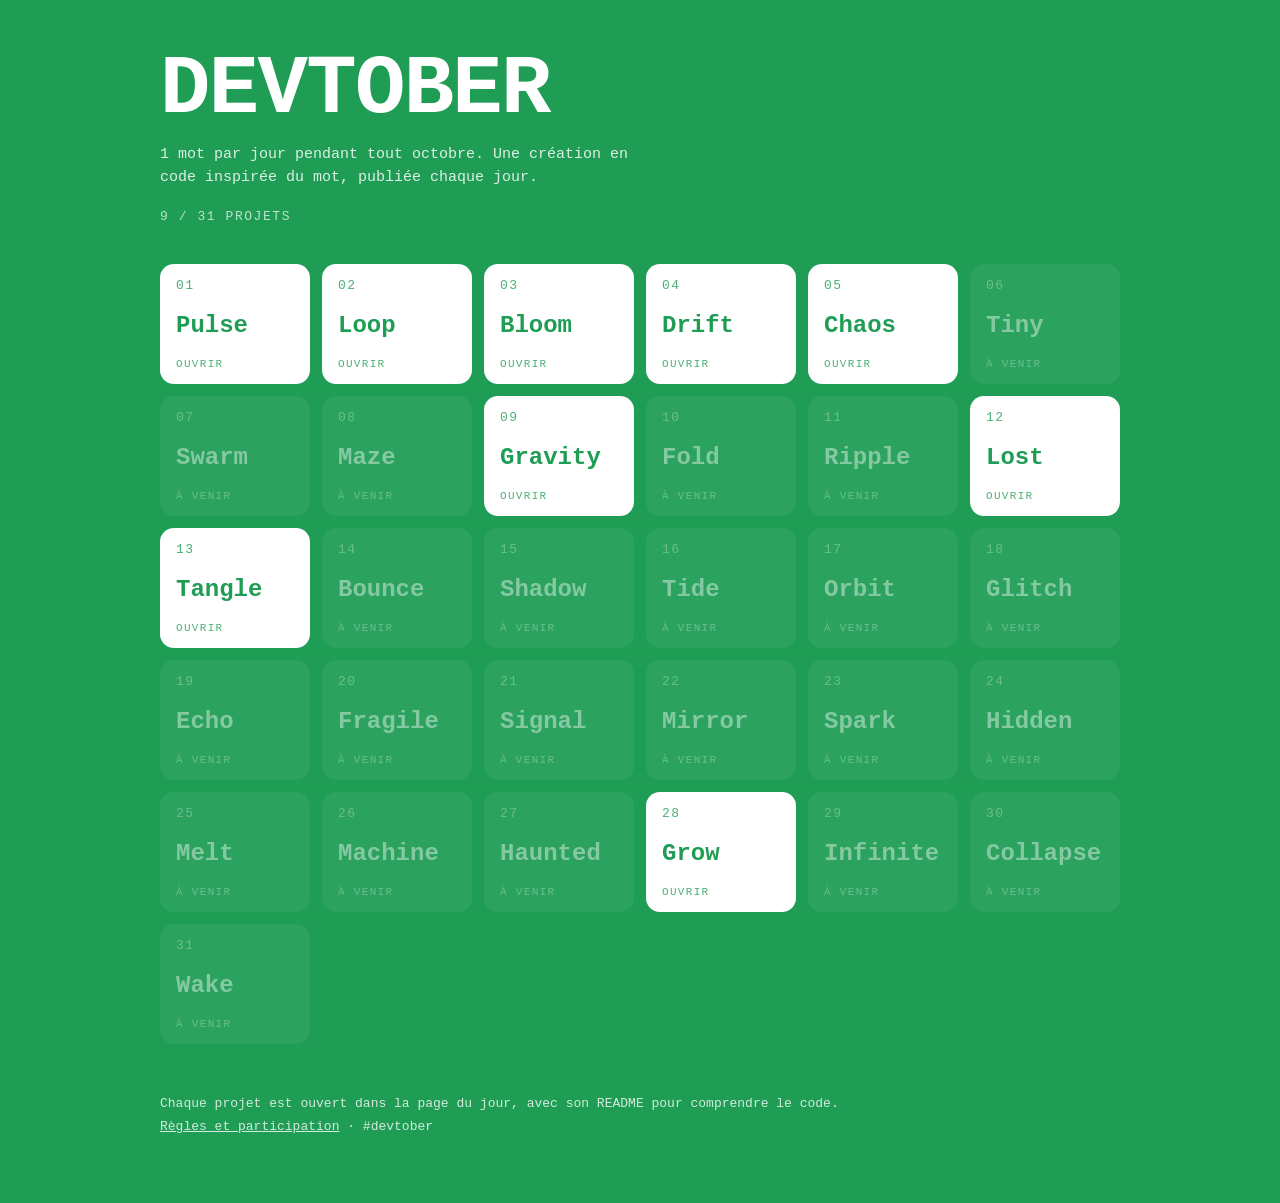
<file: index.html>
<!DOCTYPE html>
<html lang="fr">
<head>
<meta charset="UTF-8">
<meta name="viewport" content="width=device-width, initial-scale=1">
<title>DEVTOBER</title>
<link rel="icon" href="data:image/svg+xml,%3Csvg xmlns='http://www.w3.org/2000/svg' viewBox='0 0 32 32'%3E%3Crect width='32' height='32' rx='7' fill='%231f9d55'/%3E%3Ctext x='16' y='23' font-size='20' font-family='monospace' font-weight='700' text-anchor='middle' fill='white'%3ED%3C/text%3E%3C/svg%3E">
<link rel="stylesheet" href="hub.css">
</head>
<body>
<main>
  <header>
    <h1>DEVTOBER</h1>
    <p class="tag">1 mot par jour pendant tout octobre. Une création en code inspirée du mot, publiée chaque jour.</p>
    <p class="count" id="count"></p>
  </header>

  <ul class="grid" id="grid"></ul>

  <footer>
    <p>Chaque projet est ouvert dans la page du jour, avec son README pour comprendre le code.</p>
    <p><a href="README.md">Règles et participation</a> · #devtober</p>
  </footer>
</main>

<script src="hub.js"></script>
</body>
</html>
</file>
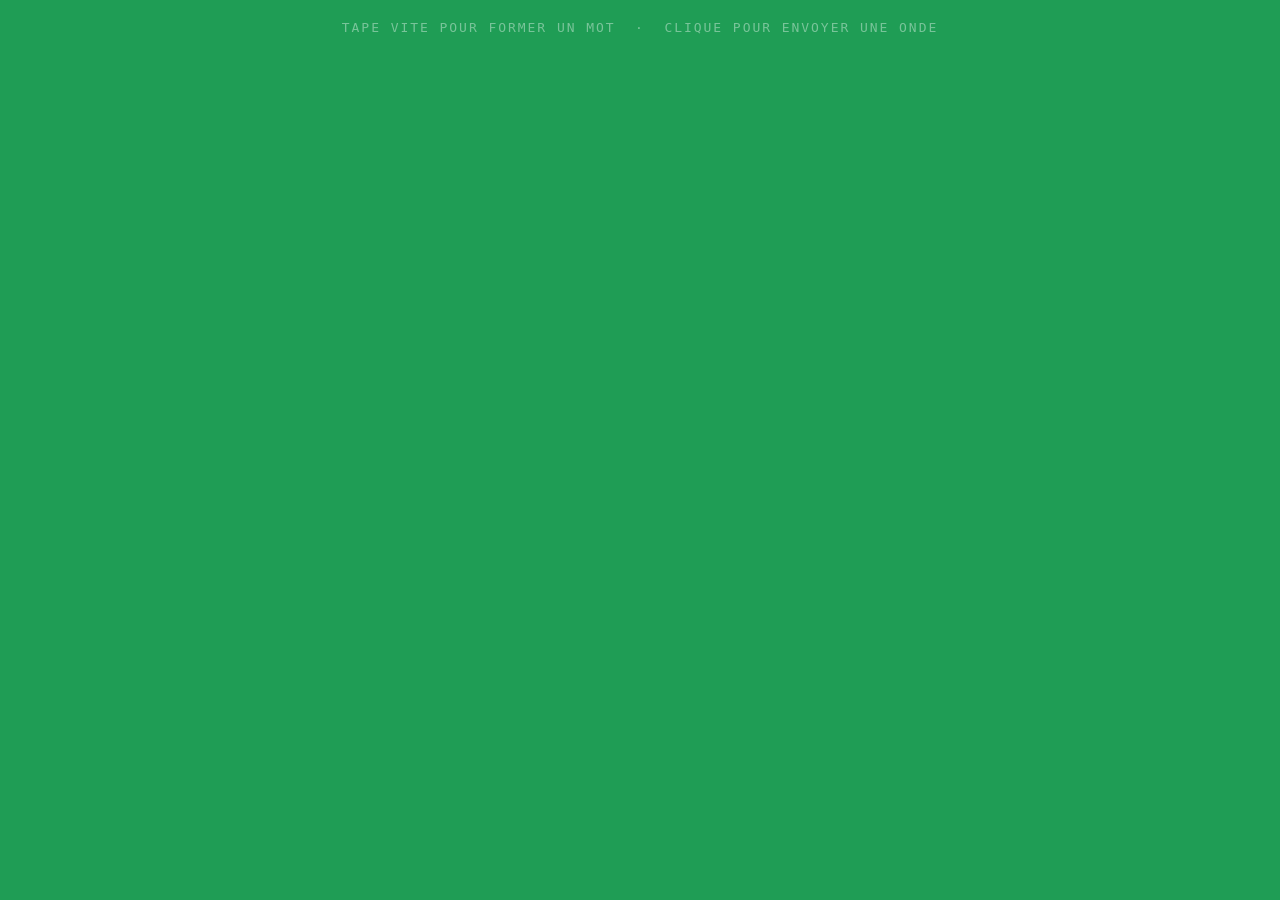
<file: Day-01-pulse/index.html>
<!DOCTYPE html>
<html lang="fr">
<head>
<meta charset="UTF-8">
<meta name="viewport" content="width=device-width, initial-scale=1">
<title>Day 01 - Pulse</title>
<style>
  * { margin: 0; padding: 0; box-sizing: border-box; }
  html, body { height: 100%; background: #1f9d55; overflow: hidden; font-family: ui-monospace, Menlo, monospace; }
  .hint { position: fixed; top: 20px; left: 50%; transform: translateX(-50%); color: #fff; opacity: .4; font-size: 13px; letter-spacing: .15em; text-transform: uppercase; }
  .timer {
    position: fixed; left: 50%; top: 50%;
    height: 6px; border-radius: 3px; background: #fff;
    opacity: 0; transition: opacity .2s, width .15s;
    transform-origin: center;
    pointer-events: none;
  }
  .zone {
    position: fixed; left: 50%; top: 50%;
    width: 200px; height: 200px; border-radius: 50%;
    background: radial-gradient(circle, rgba(255,255,255,.55) 0%, rgba(255,255,255,.25) 45%, rgba(255,255,255,0) 70%);
    transform: translate(-50%, -50%) scale(.3);
    opacity: 0;
    pointer-events: none;
    animation: zone .9s ease-out forwards;
  }
  @keyframes zone {
    0%   { transform: translate(-50%, -50%) scale(.3); opacity: 1; }
    100% { transform: translate(-50%, -50%) scale(4);  opacity: 0; }
  }
  .letter {
    position: fixed; left: 50%; top: 50%;
    font-size: 120px; line-height: 1; font-weight: 700; color: #fff;
    will-change: transform;
    pointer-events: none;
  }
</style>
</head>
<body>
<div class="hint">tape vite pour former un mot &nbsp;·&nbsp; clique pour envoyer une onde</div>
<div class="timer" id="timer"></div>

<script>
const GRAVITY = 2400;      // px/s²
const PULSE_TIME = 0.35;   // durée du battement d'une lettre qui apparaît
const WORD_DELAY = 600;    // ms sans frappe avant que le mot tombe
const HALO_TIME = 0.9;     // durée du halo (identique à l'animation CSS)
const HALO_BASE_R = 100;   // rayon de base du halo (200px / 2)
const HALO_BAND = 140;     // épaisseur du front qui pousse
const HALO_FORCE = 9000;   // px/s² au maximum
const COLLISION_PASSES = 4;     // itérations de séparation par frame
const COLLISION_BOUNCE = 0.25;  // rebond entre deux lettres (0 = mou, 1 = élastique)
const SHAKE_MAX = 10;     // amplitude max de la vibration (px)
const SHAKE_DECAY = 7;     // vitesse d'extinction de la vibration

const letters = [];
const timer = document.getElementById('timer');
let word = [];      // lettres en cours de frappe : alignées au centre, pas encore tombées
let lastKey = 0;    // instant de la dernière touche

document.addEventListener('keydown', e => {
  if (e.key === ' ') { e.preventDefault(); releaseWord(); return; }   // espace : le mot tombe tout de suite
  if (e.key.length !== 1) return;
  const el = document.createElement('div');
  el.className = 'letter';
  el.textContent = e.key.toUpperCase();
  document.body.appendChild(el);
  // x, y : décalage par rapport au centre de l'écran
  const l = { el, t: 0, x: 0, y: 0, vx: 0, vy: 0, shake: 0, tx: 0, released: false, ...measure(el) };
  letters.push(l);
  word.push(l);
  lastKey = performance.now();
  layoutWord();
  l.x = l.tx;   // la nouvelle lettre apparaît à sa place, les autres glissent pour lui faire de la place
  if (word.length * l.advance > window.innerWidth * 0.9) releaseWord();   // mot trop large : il tombe
});

// centre le mot : chaque lettre vise sa place (tx), le rendu glisse vers elle
function layoutWord() {
  const total = word.reduce((w, l) => w + l.advance, 0);
  let x = -total / 2;
  for (const l of word) {
    l.tx = x + l.advance / 2;
    x += l.advance;
  }
}

// le mot est lâché : ses lettres passent sous gravité, côte à côte
function releaseWord() {
  for (const l of word) l.released = true;
  word = [];
}

// clic : une zone grossit, se dissipe et pousse les lettres sur son passage
const halos = [];
document.addEventListener('pointerdown', e => {
  const zone = document.createElement('div');
  zone.className = 'zone';
  zone.style.left = e.clientX + 'px';
  zone.style.top = e.clientY + 'px';
  zone.addEventListener('animationend', () => zone.remove());
  document.body.appendChild(zone);
  halos.push({ x: e.clientX, y: e.clientY, t: 0 });
});

// mesure le vrai dessin du glyphe : la boîte de la lettre contient du vide sous la ligne de base
const measureCtx = document.createElement('canvas').getContext('2d');
function measure(el) {
  const boxH = el.offsetHeight;
  measureCtx.font = getComputedStyle(el).font;
  const m = measureCtx.measureText(el.textContent);
  const baseline = (boxH - (m.fontBoundingBoxAscent + m.fontBoundingBoxDescent)) / 2 + m.fontBoundingBoxAscent;
  return {
    boxH,
    advance: m.width,                                                        // pas d'une lettre dans un mot
    inkW: m.actualBoundingBoxLeft + m.actualBoundingBoxRight,               // largeur visible
    inkH: m.actualBoundingBoxAscent + m.actualBoundingBoxDescent,           // hauteur visible
    bottomGap: boxH - (baseline + m.actualBoundingBoxDescent),               // vide sous le glyphe
  };
}

let last = performance.now();
function frame(now) {
  const dt = Math.min((now - last) / 1000, 0.05);
  last = now;

  const W = window.innerWidth, H = window.innerHeight;

  // avance les halos : rayon identique à l'animation CSS (scale .3 -> 4 sur 200px)
  for (let i = halos.length - 1; i >= 0; i--) {
    halos[i].t += dt;
    if (halos[i].t > HALO_TIME) halos.splice(i, 1);
  }

  for (const l of letters) l.t += dt;

  // pause assez longue : le mot tombe. Pendant la frappe, les lettres glissent vers leur place.
  if (word.length && now - lastKey > WORD_DELAY) releaseWord();
  for (const l of word) l.x += (l.tx - l.x) * Math.min(1, dt * 18);

  // barre de temps sous le mot : elle se vide pendant la pause, on voit quand il va tomber
  if (word.length) {
    const total = word.reduce((w, l) => w + l.advance, 0);
    const remaining = Math.max(0, 1 - (now - lastKey) / WORD_DELAY);
    timer.style.width = total + 'px';
    timer.style.top = (bottomOf(word[0]) + 40) + 'px';
    timer.style.transform = `translateX(-50%) scaleX(${remaining})`;
    timer.style.opacity = '.85';
  } else {
    timer.style.opacity = '0';
  }

  // les lettres du bas d'abord, pour que celles du dessus voient leur appui à jour
  const falling = letters.filter(l => l.released);
  falling.sort((a, b) => bottomOf(b) - bottomOf(a));

  for (const l of falling) {
    // poussée des halos : le front de l'onde pousse les lettres qu'il traverse
    const cx = W / 2 + l.x, cy = H / 2 + l.y + l.boxH / 2 - l.bottomGap - l.inkH / 2;
    for (const h of halos) {
      const p = h.t / HALO_TIME;
      const radius = HALO_BASE_R * (0.3 + 3.7 * (1 - (1 - p) * (1 - p)));
      const dx = cx - h.x, dy = cy - h.y;
      const d = Math.hypot(dx, dy) || 1;
      const band = Math.max(0, 1 - Math.abs(d - radius) / HALO_BAND);
      if (!band) continue;
      // petit biais vers le haut pour pouvoir décoller du sol
      let nx = dx / d, ny = dy / d - 0.5;
      const n = Math.hypot(nx, ny) || 1;
      // vibration : plus forte quand le front passe sur la lettre, s'éteint ensuite (voir plus bas)
      l.shake = Math.max(l.shake, SHAKE_MAX * (1 - p) * band);
      const accel = HALO_FORCE * (1 - p) * band;
      l.vx += (nx / n) * accel * dt;
      l.vy += (ny / n) * accel * dt;
    }

    // sol : bord bas de la fenêtre, ou le haut de la lettre la plus haute juste en dessous
    let floor = H;
    for (const o of falling) {
      if (o === l) continue;
      const overlapX = Math.abs(o.x - l.x) < (l.inkW + o.inkW) / 2;
      const topO = bottomOf(o) - o.inkH;
      if (overlapX && topO > bottomOf(l) - l.inkH / 2) floor = Math.min(floor, topO);
    }

    l.vy += GRAVITY * dt;
    l.x += l.vx * dt;
    l.y += l.vy * dt;

    const grounded = bottomOf(l) >= floor;
    if (grounded) {
      l.y -= bottomOf(l) - floor;
      if (l.vy > 0) l.vy = 0;
      l.vx *= Math.exp(-10 * dt);       // frottement au sol
    } else {
      l.vx *= Math.exp(-0.3 * dt);
    }

  }

  // une lettre ne peut pas être dans une autre : on les sépare, puis on recolle aux murs
  for (let pass = 0; pass < COLLISION_PASSES; pass++) {
    resolveCollisions(falling);
    for (const l of falling) {
      const maxX = W / 2 - l.inkW / 2;
      if (Math.abs(l.x) > maxX) {
        l.x = Math.sign(l.x) * maxX;
        l.vx *= -0.4;
      }
    }
  }

  for (const l of letters) {
    let scale = 1;
    if (l.t < PULSE_TIME) {
      // pulse : monte à 1.5 puis revient à 1
      scale = 1 + 0.5 * Math.sin((l.t / PULSE_TIME) * Math.PI);
    }
    // la vibration est purement visuelle : elle décale le rendu sans toucher à la physique
    l.shake *= Math.exp(-SHAKE_DECAY * dt);
    const jx = (Math.random() - 0.5) * 2 * l.shake;
    const jy = (Math.random() - 0.5) * 2 * l.shake;
    const rot = (Math.random() - 0.5) * 2 * l.shake * 0.6;

    l.el.style.transform = `translate(calc(-50% + ${l.x + jx}px), calc(-50% + ${l.y + jy}px)) rotate(${rot}deg) scale(${scale})`;
  }
  requestAnimationFrame(frame);
}

// sépare les lettres qui se chevauchent, selon l'axe où elles pénètrent le moins
function resolveCollisions(list) {
  for (let i = 0; i < list.length; i++) {
    for (let j = i + 1; j < list.length; j++) {
      const a = list[i], b = list[j];
      const ox = (a.inkW + b.inkW) / 2 - Math.abs(a.x - b.x);
      const oy = Math.min(bottomOf(a), bottomOf(b)) - Math.max(bottomOf(a) - a.inkH, bottomOf(b) - b.inkH);
      // simple contact (posée sur une autre, ou côte à côte), pas un chevauchement
      if (ox <= 0.01 || oy <= 1) continue;

      if (ox < oy) {
        // choc latéral : on écarte les deux lettres et on échange leur vitesse
        const [left, right] = a.x < b.x || (a.x === b.x && i < j) ? [a, b] : [b, a];
        left.x -= ox / 2;
        right.x += ox / 2;
        const rel = left.vx - right.vx;
        if (rel > 0) {
          const m = (left.vx + right.vx) / 2;
          left.vx = m - COLLISION_BOUNCE * rel / 2;
          right.vx = m + COLLISION_BOUNCE * rel / 2;
        }
      } else {
        // choc vertical : celle du dessus remonte, celle du dessous ne peut plus monter
        const [up, down] = bottomOf(a) < bottomOf(b) ? [a, b] : [b, a];
        up.y -= oy;
        up.vy = Math.min(up.vy, down.vy);
        if (down.vy < 0) down.vy = 0;
      }
    }
  }
}

// bas visible du glyphe, en coordonnées écran
function bottomOf(l) {
  return window.innerHeight / 2 + l.y + l.boxH / 2 - l.bottomGap;
}
requestAnimationFrame(frame);
</script>
</body>
</html>
</file>
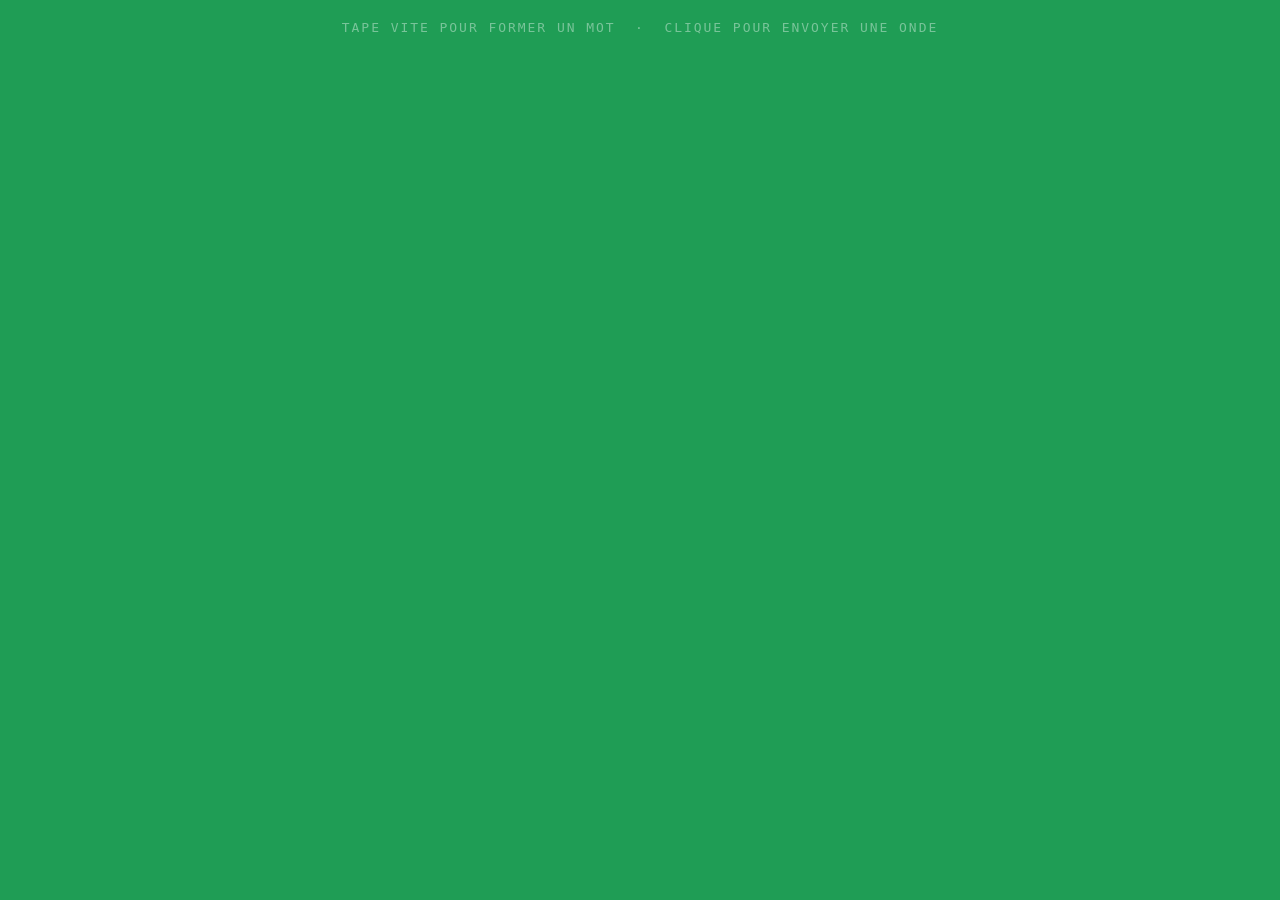
<file: Day-01-pulse/pulse.html>
<!DOCTYPE html>
<html lang="fr">
<head>
<meta charset="UTF-8">
<meta name="viewport" content="width=device-width, initial-scale=1">
<title>Day 01 - Pulse</title>
<link rel="icon" href="data:image/svg+xml,%3Csvg xmlns='http://www.w3.org/2000/svg' viewBox='0 0 32 32'%3E%3Crect width='32' height='32' rx='7' fill='%231f9d55'/%3E%3Ctext x='16' y='23' font-size='20' font-family='monospace' font-weight='700' text-anchor='middle' fill='white'%3ED%3C/text%3E%3C/svg%3E">
<link rel="stylesheet" href="pulse.css">
</head>
<body>
<div class="hint">tape vite pour former un mot &nbsp;·&nbsp; clique pour envoyer une onde</div>
<div class="timer" id="timer"></div>

<script src="pulse.js"></script>
</body>
</html>
</file>
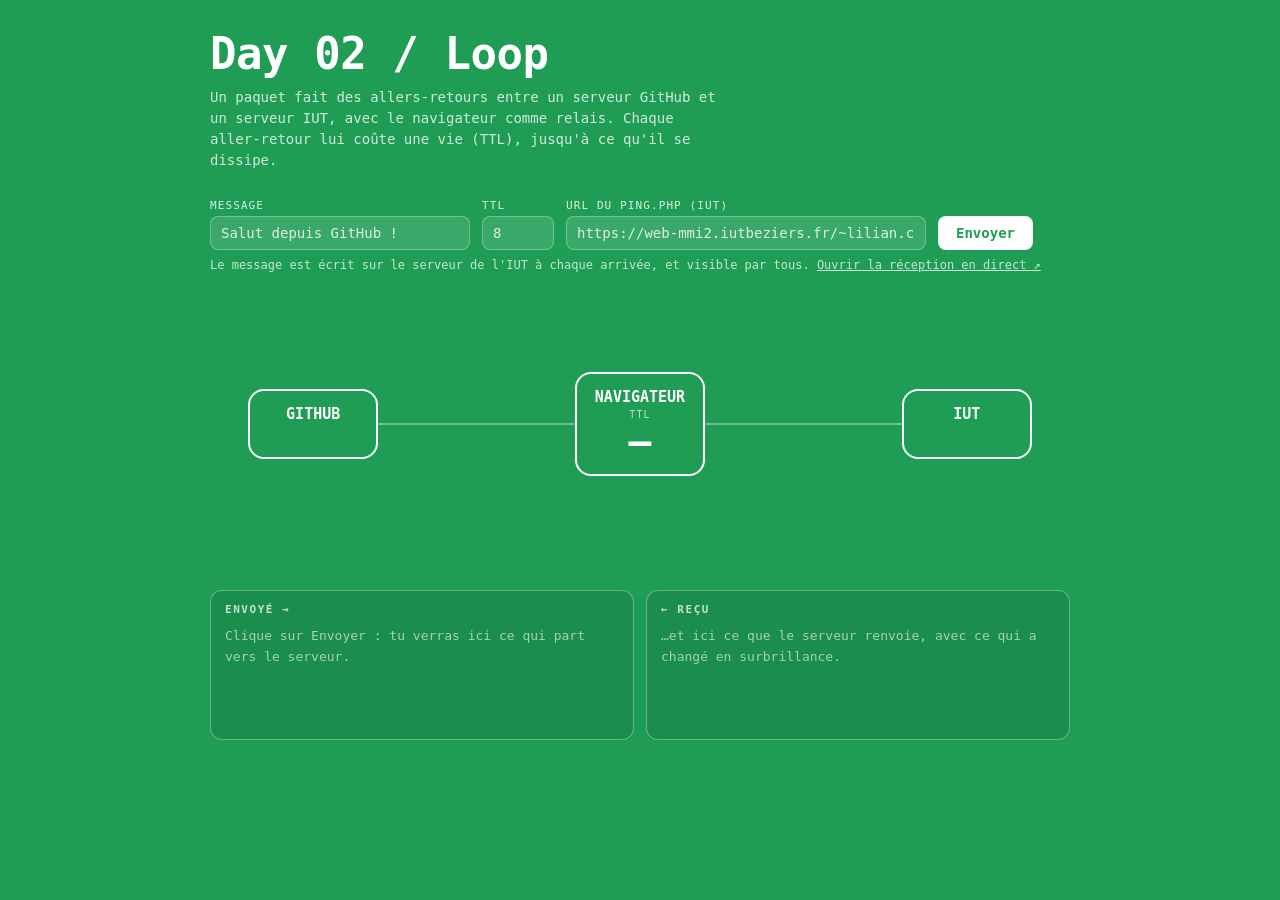
<file: Day-02-loop/loop.html>
<!DOCTYPE html>
<html lang="fr">
<head>
<meta charset="UTF-8">
<meta name="viewport" content="width=device-width, initial-scale=1">
<title>Day 02 - Loop</title>
<link rel="icon" href="data:image/svg+xml,%3Csvg xmlns='http://www.w3.org/2000/svg' viewBox='0 0 32 32'%3E%3Crect width='32' height='32' rx='7' fill='%231f9d55'/%3E%3Ctext x='16' y='23' font-size='20' font-family='monospace' font-weight='700' text-anchor='middle' fill='white'%3ED%3C/text%3E%3C/svg%3E">
<link rel="stylesheet" href="loop.css">
</head>
<body>
<main>
  <h1>Day 02 / Loop</h1>
  <p class="sub">Un paquet fait des allers-retours entre un serveur GitHub et un serveur IUT, avec le navigateur comme relais. Chaque aller-retour lui coûte une vie (TTL), jusqu'à ce qu'il se dissipe.</p>

  <div class="controls">
    <label>Message <input id="msg" type="text" maxlength="140" value="Salut depuis GitHub !" placeholder="Écris ton message…"></label>
    <label>TTL <input id="ttl" type="number" min="1" max="16" value="8"></label>
    <label>URL du ping.php (IUT) <input id="iut" type="url" placeholder="https://…/ping.php"></label>
    <button id="send">Envoyer</button>
  </div>
  <p class="note">Le message est écrit sur le serveur de l'IUT à chaque arrivée, et visible par tous. <a id="inbox" href="#" target="_blank" rel="noopener">Ouvrir la réception en direct ↗</a></p>
  <p class="note" id="note"></p>

  <div class="stage" id="stage">
    <div class="line"></div>
    <div class="node" id="n-github"><div class="name">GITHUB</div><div class="lat" id="lat-github">&nbsp;</div></div>
    <div class="node" id="n-browser"><div class="name">NAVIGATEUR</div><div class="ttl"><small>TTL</small><span id="ttl-now">–</span></div></div>
    <div class="node" id="n-iut"><div class="name">IUT</div><div class="lat" id="lat-iut">&nbsp;</div></div>
    <div class="packet" id="packet"><span class="label" id="label"></span></div>
  </div>

  <div class="trace" id="trace" aria-label="Carnet de bord du paquet"></div>

  <div class="detail">
    <section class="card"><h2>Envoyé →</h2><div id="sent"><p class="empty">Clique sur Envoyer : tu verras ici ce qui part vers le serveur.</p></div></section>
    <section class="card"><h2>← Reçu</h2><div id="got"><p class="empty">…et ici ce que le serveur renvoie, avec ce qui a changé en surbrillance.</p></div></section>
  </div>

  <ul class="log" id="log"></ul>
</main>

<script src="loop.js"></script>
</body>
</html>
</file>
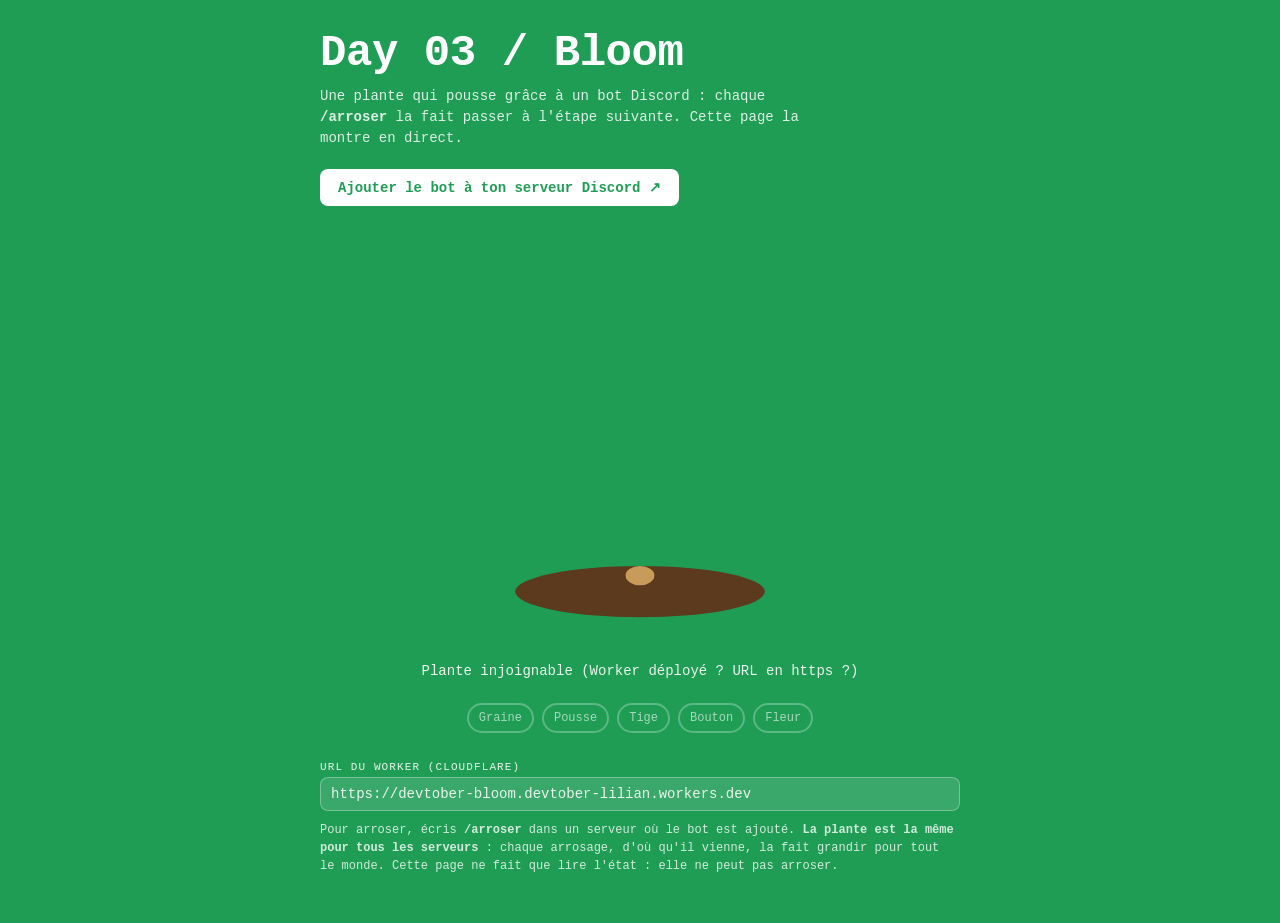
<file: Day-03-bloom/bloom.html>
<!DOCTYPE html>
<html lang="fr">
<head>
<meta charset="UTF-8">
<meta name="viewport" content="width=device-width, initial-scale=1">
<title>Day 03 - Bloom</title>
<link rel="icon" href="data:image/svg+xml,%3Csvg xmlns='http://www.w3.org/2000/svg' viewBox='0 0 32 32'%3E%3Crect width='32' height='32' rx='7' fill='%231f9d55'/%3E%3Ctext x='16' y='23' font-size='20' font-family='monospace' font-weight='700' text-anchor='middle' fill='white'%3ED%3C/text%3E%3C/svg%3E">
<link rel="stylesheet" href="bloom.css">
</head>
<body>
<main>
  <h1>Day 03 / Bloom</h1>
  <p class="sub">Une plante qui pousse grâce à un bot Discord : chaque <b>/arroser</b> la fait passer à l'étape suivante. Cette page la montre en direct.</p>

  <p class="cta"><a class="btn" id="invite" href="https://discord.com/oauth2/authorize?client_id=1555882289844461639&amp;scope=applications.commands" target="_blank" rel="noopener">Ajouter le bot à ton serveur Discord ↗</a></p>

  <div class="plant" id="plant" aria-label="La plante">
    <svg viewBox="0 0 200 260" role="img" aria-labelledby="plant-title">
      <title id="plant-title">La plante</title>
      <ellipse class="soil" cx="100" cy="226" rx="78" ry="16"/>
      <g class="drops" id="drops">
        <path d="M70 20 q-5 9 0 12 q5 -3 0 -12z"/><path d="M100 4 q-5 9 0 12 q5 -3 0 -12z"/><path d="M130 24 q-5 9 0 12 q5 -3 0 -12z"/>
      </g>
      <ellipse class="seed" id="seed" cx="100" cy="216" rx="9" ry="6"/>
      <rect class="stem" id="stem" x="97" y="70" width="6" height="150" rx="3"/>
      <g class="leaf" id="leaf-l"><ellipse cx="82" cy="0" rx="20" ry="9" transform="rotate(-25 82 0)"/></g>
      <g class="leaf" id="leaf-r"><ellipse cx="118" cy="0" rx="20" ry="9" transform="rotate(25 118 0)"/></g>
      <g class="head" id="head">
        <g class="bud" id="bud"><ellipse cx="100" cy="-12" rx="11" ry="17"/></g>
        <g class="flower" id="flower">
          <g class="petals">
            <ellipse cx="100" cy="-34" rx="11" ry="20"/>
            <ellipse cx="100" cy="-34" rx="11" ry="20" transform="rotate(60 100 0)"/>
            <ellipse cx="100" cy="-34" rx="11" ry="20" transform="rotate(120 100 0)"/>
            <ellipse cx="100" cy="-34" rx="11" ry="20" transform="rotate(180 100 0)"/>
            <ellipse cx="100" cy="-34" rx="11" ry="20" transform="rotate(240 100 0)"/>
            <ellipse cx="100" cy="-34" rx="11" ry="20" transform="rotate(300 100 0)"/>
          </g>
          <circle class="core" cx="100" cy="0" r="12"/>
        </g>
      </g>
    </svg>
  </div>

  <p class="status" id="status" role="status">Connexion à la plante…</p>
  <ol class="steps" id="steps"></ol>

  <label class="field">URL du Worker (Cloudflare)
    <input id="server" type="url" placeholder="https://devtober-bloom.….workers.dev">
  </label>
  <p class="note">Pour arroser, écris <b>/arroser</b> dans un serveur où le bot est ajouté. <b>La plante est la même pour tous les serveurs</b> : chaque arrosage, d'où qu'il vienne, la fait grandir pour tout le monde. Cette page ne fait que lire l'état : elle ne peut pas arroser.</p>
</main>
<script src="bloom.js"></script>
</body>
</html>
</file>
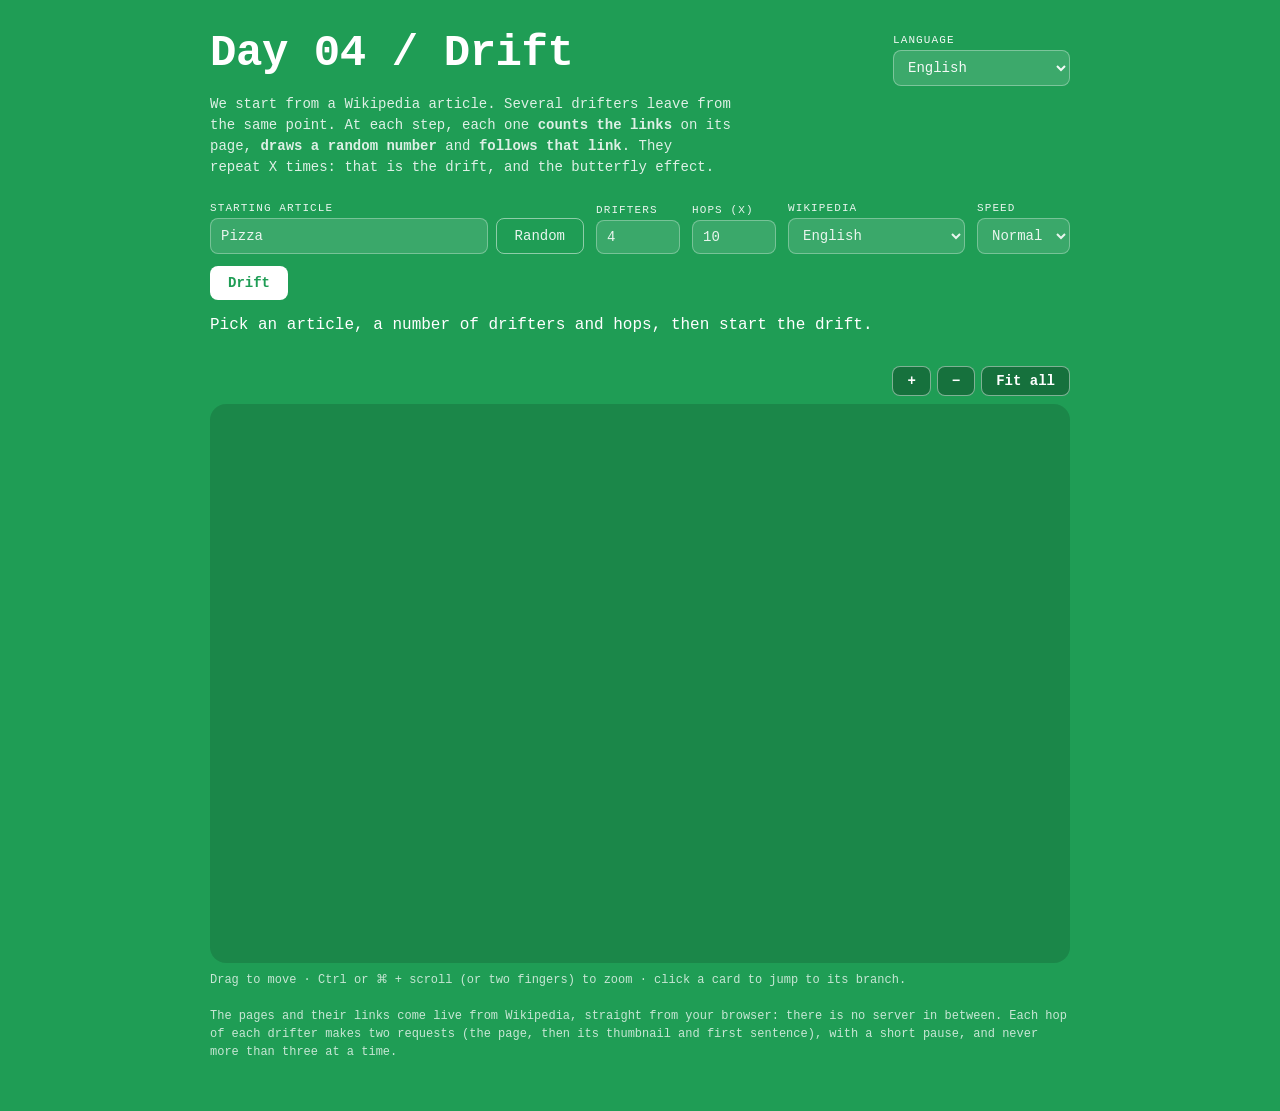
<file: Day-04-drift/drift.html>
<!DOCTYPE html>
<html lang="fr">
<head>
<meta charset="UTF-8">
<meta name="viewport" content="width=device-width, initial-scale=1">
<title>Day 04 - Drift</title>
<link rel="icon" href="data:image/svg+xml,%3Csvg xmlns='http://www.w3.org/2000/svg' viewBox='0 0 32 32'%3E%3Crect width='32' height='32' rx='7' fill='%231f9d55'/%3E%3Ctext x='16' y='23' font-size='20' font-family='monospace' font-weight='700' text-anchor='middle' fill='white'%3ED%3C/text%3E%3C/svg%3E">
<link rel="stylesheet" href="drift.css">
</head>
<body>
<main>
  <div class="top">
    <h1>Day 04 / Drift</h1>
    <label class="ui-switch"><span data-i18n="ui">Langue</span>
      <select id="ui"></select>
    </label>
  </div>
  <p class="sub" data-i18n-rich="sub">On part d'un article Wikipédia. À chaque étape, la page <b>compte les liens</b> vers d'autres pages, <b>tire un numéro au hasard</b> et <b>suit ce lien</b>. Elle recommence X fois : voilà la dérive.</p>

  <form class="controls" id="form">
    <label class="grow"><span data-i18n="start">Article de départ</span>
      <span class="row"><input id="start" type="text" value="Pizza" maxlength="120" autocomplete="off" spellcheck="false" required>
      <button type="button" class="ghost" id="rand" data-i18n="rand" data-i18n-title="randTitle" title="Choisir un article au hasard">Au hasard</button></span>
    </label>
    <label><span data-i18n="drifters">Dériveurs</span>
      <input id="drifters" type="number" min="1" max="6" value="4" required>
    </label>
    <label><span data-i18n="hops">Sauts (X)</span>
      <input id="hops" type="number" min="1" max="30" value="10" required>
    </label>
    <label><span data-i18n="edition">Wikipédia</span>
      <select id="lang"></select>
    </label>
    <label><span data-i18n="speed">Vitesse</span>
      <select id="speed"><option value="1500" data-i18n="slow">Lente</option><option value="900" selected data-i18n="normal">Normale</option><option value="350" data-i18n="fast">Rapide</option></select>
    </label>
    <button type="submit" id="go" data-i18n="go">Dériver</button>
    <button type="button" class="ghost" id="stop" hidden data-i18n="stop">Arrêter</button>
  </form>

  <p class="status" id="status" role="status" aria-live="polite" data-i18n="idle">Choisis un article et un nombre de sauts, puis lance la dérive.</p>

  <div class="cards" id="cards" aria-live="off"></div>

  <div class="tools">
    <button type="button" id="zin" data-i18n-aria="zoomIn" data-i18n-title="zoomIn" aria-label="Zoomer" title="Zoomer">+</button>
    <button type="button" id="zout" data-i18n-aria="zoomOut" data-i18n-title="zoomOut" aria-label="Dézoomer" title="Dézoomer">−</button>
    <button type="button" id="fit" data-i18n="fitAll">Tout voir</button>
  </div>
  <div class="map" id="mapbox">
    <svg id="map" viewBox="0 0 800 520" role="application" tabindex="0" aria-label="Le chemin parcouru de page en page" data-i18n-aria="mapLabel"></svg>
  </div>
  <p class="hint" data-i18n="navHint">Glisse pour te déplacer · Ctrl ou ⌘ + molette (ou deux doigts) pour zoomer · clique une carte pour rejoindre sa branche.</p>

  <ol class="log" id="log"></ol>
  <p class="note" data-i18n="note">Les pages et leurs liens viennent en direct de Wikipédia, directement depuis ton navigateur : il n'y a aucun serveur entre les deux. Chaque saut fait deux requêtes (la page, puis sa vignette et sa première phrase), avec une petite pause.</p>
</main>
<script src="i18n.js"></script>
<script src="drift.js"></script>
</body>
</html>
</file>
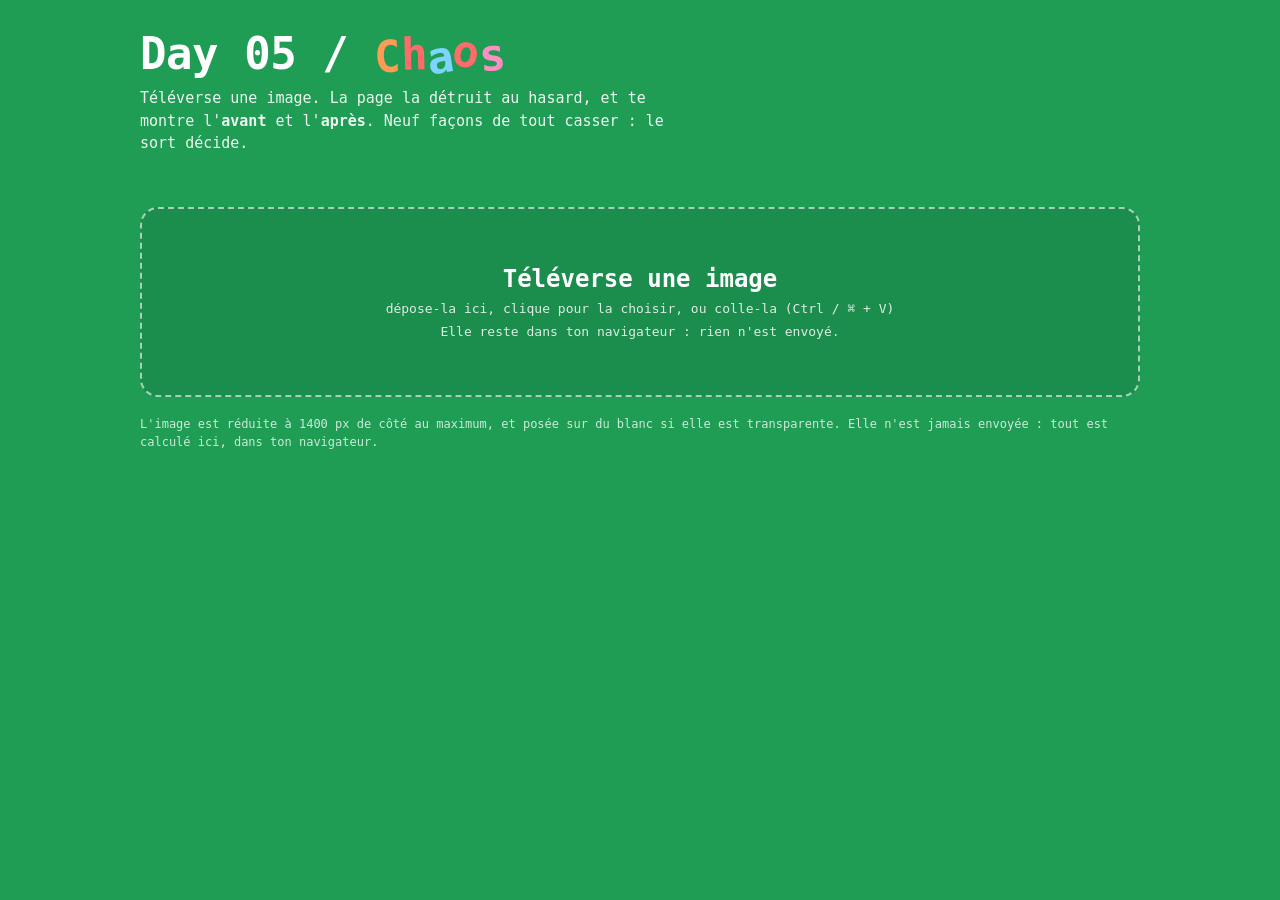
<file: Day-05-chaos/chaos.html>
<!DOCTYPE html>
<html lang="fr">
<head>
<meta charset="UTF-8">
<meta name="viewport" content="width=device-width, initial-scale=1">
<title>Day 05 - Chaos</title>
<link rel="icon" href="data:image/svg+xml,%3Csvg xmlns='http://www.w3.org/2000/svg' viewBox='0 0 32 32'%3E%3Crect width='32' height='32' rx='7' fill='%231f9d55'/%3E%3Ctext x='16' y='23' font-size='20' font-family='monospace' font-weight='700' text-anchor='middle' fill='white'%3ED%3C/text%3E%3C/svg%3E">
<link rel="stylesheet" href="chaos.css">
</head>
<body>
<main>
  <h1 id="title"><span class="sr">Day 05 / Chaos</span><span aria-hidden="true">Day 05 / <span id="chaosword"></span></span></h1>
  <p class="sub">Téléverse une image. La page la détruit au hasard, et te montre l'<b>avant</b> et l'<b>après</b>. Neuf façons de tout casser : le sort décide.</p>

  <p class="status" id="status" role="status" aria-live="polite"></p>

  <div class="drop" id="drop" tabindex="0" role="button" aria-label="Téléverser une image">
    <p class="big">Téléverse une image</p>
    <p class="small">dépose-la ici, clique pour la choisir, ou colle-la (Ctrl / ⌘ + V)</p>
    <p class="small">Elle reste dans ton navigateur : rien n'est envoyé.</p>
  </div>
  <input id="file" type="file" accept="image/*" hidden>

  <section class="stage" id="stage" hidden>
    <div class="pair">
      <figure>
        <figcaption>Avant <span class="what" id="regret"></span></figcaption>
        <canvas id="before" aria-label="L'image d'origine"></canvas>
      </figure>
      <figure>
        <figcaption>Après <span class="what" id="what"></span></figcaption>
        <div class="afterwrap">
          <canvas id="after" aria-label="L'image détruite. Clique dessus pour y semer du chaos."></canvas>
          <span class="origin" id="origin" hidden></span>
        </div>
      </figure>
    </div>
    <p class="caption" id="caption" aria-live="polite"></p>
    <div class="actions">
      <button type="button" id="again">Un autre chaos</button>
      <button type="button" class="ghost" id="change">Une autre image</button>
      <span class="count" id="count"></span>
    </div>
  </section>

  <p class="note">L'image est réduite à 1400 px de côté au maximum, et posée sur du blanc si elle est transparente. Elle n'est jamais envoyée : tout est calculé ici, dans ton navigateur.</p>
</main>
<script src="chaos.js"></script>
</body>
</html>
</file>
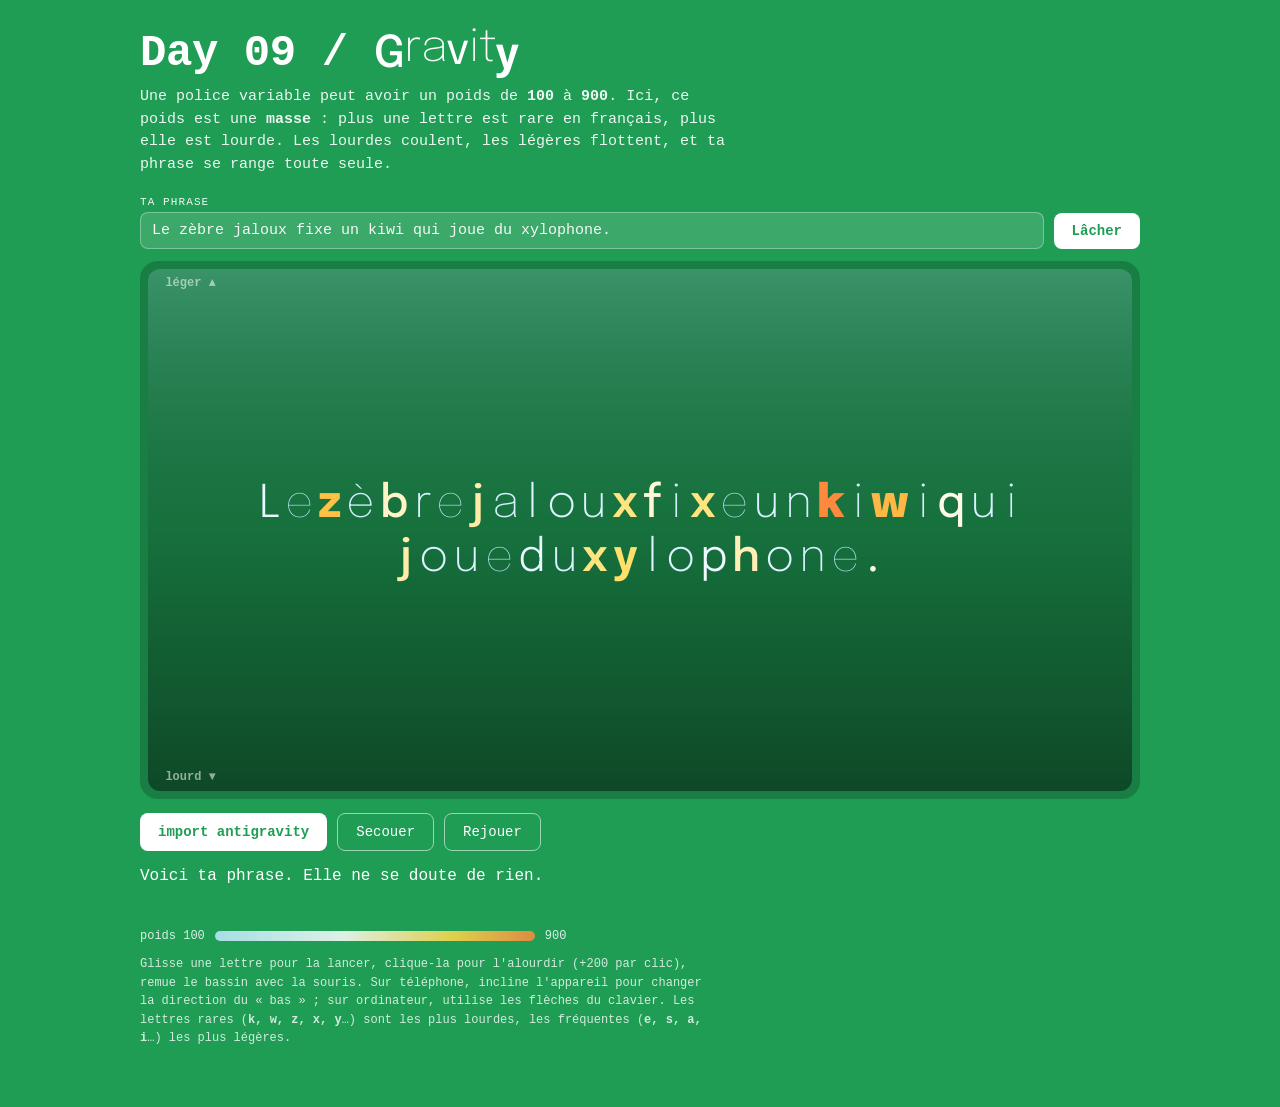
<file: Day-09-gravity/gravity.html>
<!DOCTYPE html>
<html lang="fr">
<head>
<meta charset="UTF-8">
<meta name="viewport" content="width=device-width, initial-scale=1">
<title>Day 09 - Gravity</title>
<link rel="icon" href="data:image/svg+xml,%3Csvg xmlns='http://www.w3.org/2000/svg' viewBox='0 0 32 32'%3E%3Crect width='32' height='32' rx='7' fill='%231f9d55'/%3E%3Ctext x='16' y='23' font-size='20' font-family='monospace' font-weight='700' text-anchor='middle' fill='white'%3ED%3C/text%3E%3C/svg%3E">
<link rel="preload" href="fonts/Epilogue-Variable.woff2" as="font" type="font/woff2" crossorigin>
<link rel="stylesheet" href="gravity.css">
</head>
<body>
<main>
  <h1 id="title"><span class="sr">Day 09 / Gravity</span><span aria-hidden="true">Day 09 / <span id="word"></span></span></h1>
  <p class="sub">Une police variable peut avoir un poids de <b>100</b> à <b>900</b>. Ici, ce poids est une <b>masse</b> : plus une lettre est rare en français, plus elle est lourde. Les lourdes coulent, les légères flottent, et ta phrase se range toute seule.</p>

  <form class="write" id="form">
    <label class="grow">Ta phrase
      <input id="text" type="text" maxlength="160" value="Le zèbre jaloux fixe un kiwi qui joue du xylophone." autocomplete="off" spellcheck="false" required>
    </label>
    <button type="submit">Lâcher</button>
  </form>

  <div class="tankwrap" id="wrap">
    <canvas id="tank" aria-label="Un bassin où les lettres de ta phrase flottent ou coulent selon leur poids"></canvas>
    <div class="tip" id="tip" hidden></div>
  </div>
  <p class="sr" id="phrase"></p>

  <div class="actions">
    <button type="button" id="anti" class="mono">import antigravity</button>
    <button type="button" class="ghost" id="shake">Secouer</button>
    <button type="button" class="ghost" id="replay">Rejouer</button>
    <button type="button" class="ghost" id="tilt" hidden>Activer l'inclinaison</button>
  </div>

  <p class="caption" id="caption" role="status" aria-live="polite"></p>

  <section class="facts" id="facts" hidden aria-label="Résultat">
    <div class="fact"><span class="k">La plus légère</span><span class="v" id="f-light"></span></div>
    <div class="fact"><span class="k">La plus lourde</span><span class="v" id="f-heavy"></span></div>
    <div class="fact wide"><span class="k">Ta phrase, lue de la plus légère à la plus lourde</span><span class="v mono" id="f-order"></span></div>
  </section>

  <div class="legend" aria-hidden="true"><span>poids 100</span><i></i><span>900</span></div>
  <p class="note">Glisse une lettre pour la lancer, clique-la pour l'alourdir (+200 par clic), remue le bassin avec la souris. Sur téléphone, incline l'appareil pour changer la direction du « bas » ; sur ordinateur, utilise les flèches du clavier. Les lettres rares (<b>k, w, z, x, y</b>…) sont les plus lourdes, les fréquentes (<b>e, s, a, i</b>…) les plus légères.</p>
</main>
<script src="gravity.js"></script>
</body>
</html>
</file>
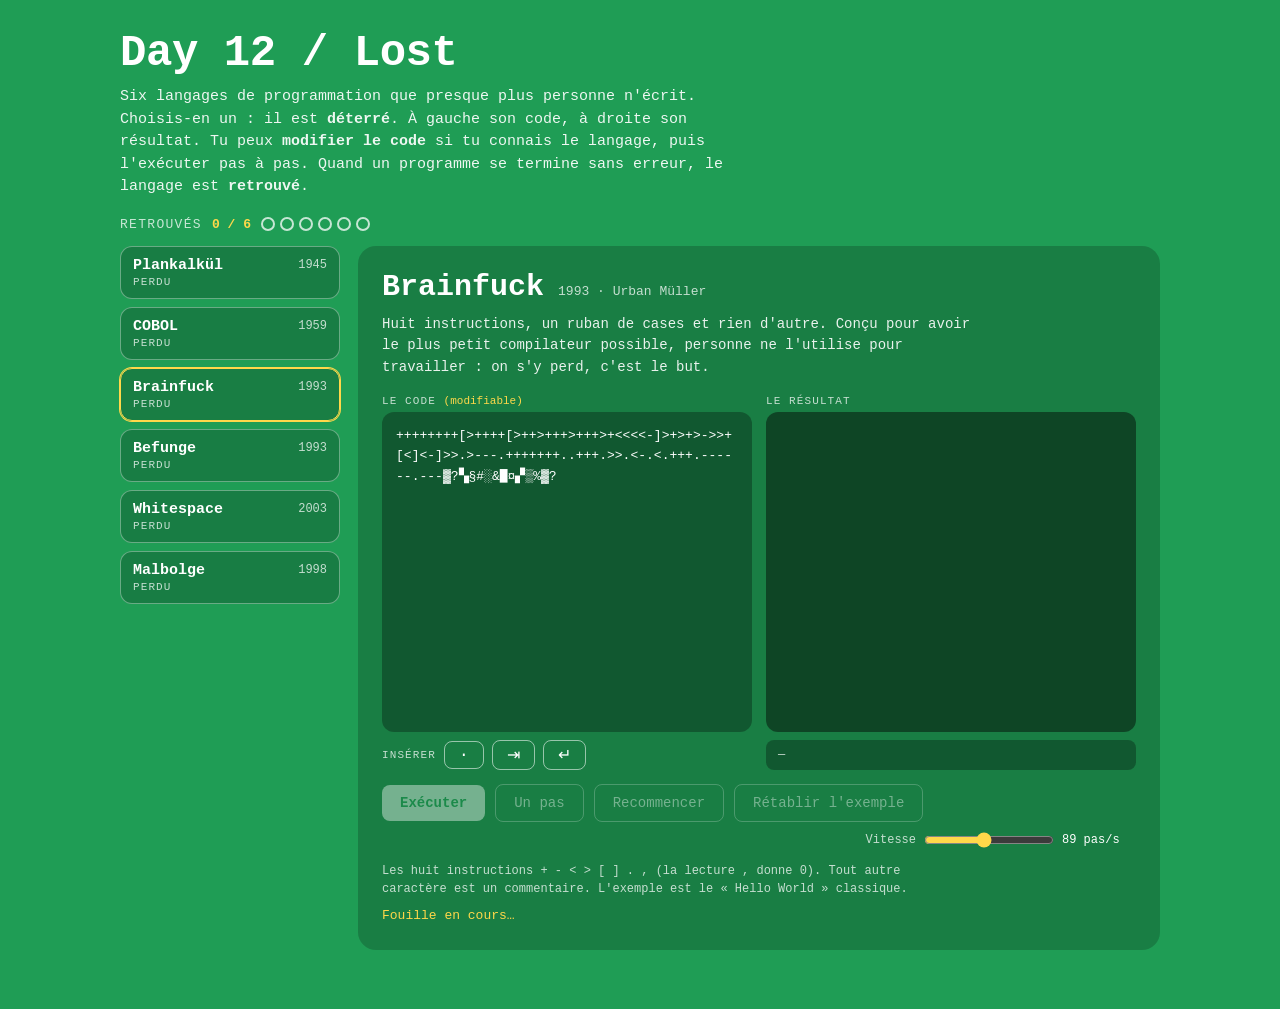
<file: Day-12-lost/lost.html>
<!DOCTYPE html>
<html lang="fr">
<head>
<meta charset="UTF-8">
<meta name="viewport" content="width=device-width, initial-scale=1">
<title>Day 12 - Lost</title>
<link rel="icon" href="data:image/svg+xml,%3Csvg xmlns='http://www.w3.org/2000/svg' viewBox='0 0 32 32'%3E%3Crect width='32' height='32' rx='7' fill='%231f9d55'/%3E%3Ctext x='16' y='23' font-size='20' font-family='monospace' font-weight='700' text-anchor='middle' fill='%23fff'%3E%3F%3C/text%3E%3C/svg%3E">
<link rel="stylesheet" href="lost.css">
</head>
<body>
<main>
  <h1>Day 12 / Lost</h1>
  <p class="sub">Six langages de programmation que presque plus personne n'écrit. Choisis-en un : il est <b>déterré</b>. À gauche son code, à droite son résultat. Tu peux <b>modifier le code</b> si tu connais le langage, puis l'exécuter pas à pas. Quand un programme se termine sans erreur, le langage est <b>retrouvé</b>.</p>

  <div class="found" aria-label="Langages retrouvés">
    <span class="k">Retrouvés</span> <b id="count">0 / 6</b>
    <span class="pips" id="pips" aria-hidden="true"></span>
  </div>

  <div class="grid">
    <nav aria-label="Langages">
      <ul class="langs" id="list"></ul>
    </nav>

    <section class="panel" aria-labelledby="l-name">
      <header>
        <h2 id="l-name"></h2>
        <p class="meta" id="l-meta"></p>
      </header>
      <p class="why" id="l-why"></p>

      <div class="work">
        <div class="col">
          <div class="label">Le code <span class="hint">(modifiable)</span></div>
          <div class="editor">
            <pre class="hl" id="hl" aria-hidden="true"></pre>
            <textarea id="ed" spellcheck="false" autocapitalize="off" autocomplete="off" autocorrect="off" aria-label="Code du programme, modifiable"></textarea>
          </div>
          <div class="inserts" id="inserts" hidden>
            <span class="label">Insérer</span>
            <button type="button" class="ghost" data-g="·" aria-label="espace">·</button>
            <button type="button" class="ghost" data-g="⇥" aria-label="tabulation">⇥</button>
            <button type="button" class="ghost" data-g="↵" aria-label="retour à la ligne">↵</button>
          </div>
        </div>
        <div class="col">
          <div class="label">Le résultat</div>
          <pre class="term" id="out" role="log" aria-label="Sortie du programme"></pre>
          <p class="err" id="err" role="alert" hidden></p>
          <div class="state mono" id="state" aria-label="État de la machine">—</div>
        </div>
      </div>

      <div class="controls">
        <button type="button" id="run" disabled>Exécuter</button>
        <button type="button" class="ghost" id="step" disabled>Un pas</button>
        <button type="button" class="ghost" id="reset" disabled>Recommencer</button>
        <button type="button" class="ghost" id="restore" disabled>Rétablir l'exemple</button>
        <label class="speed">Vitesse
          <input type="range" id="speed" min="0" max="4.3" step="0.05" value="1">
          <span id="speedv"></span>
        </label>
      </div>

      <p class="note" id="l-note"></p>
      <p class="status" id="status" role="status" aria-live="polite"></p>
    </section>
  </div>
</main>
<script src="lost.js"></script>
</body>
</html>
</file>
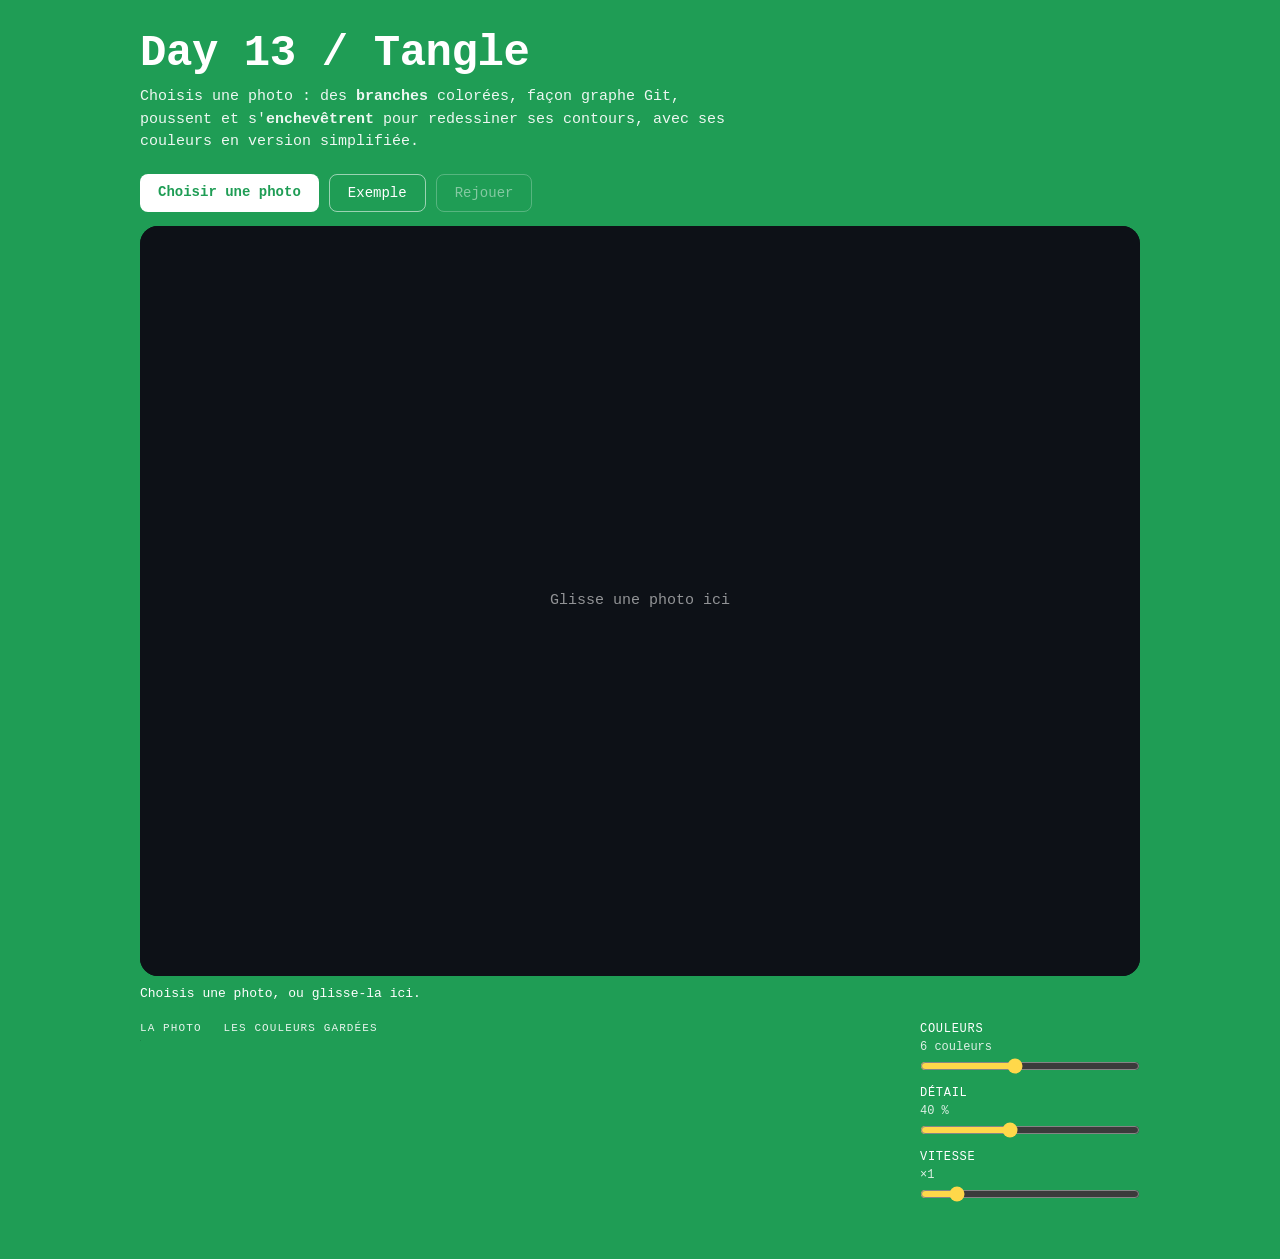
<file: Day-13-tangle/tangle.html>
<!DOCTYPE html>
<html lang="fr">
<head>
<meta charset="UTF-8">
<meta name="viewport" content="width=device-width, initial-scale=1">
<title>Day 13 - Tangle</title>
<link rel="icon" href="data:image/svg+xml,%3Csvg xmlns='http://www.w3.org/2000/svg' viewBox='0 0 32 32'%3E%3Crect width='32' height='32' rx='7' fill='%231f9d55'/%3E%3Ctext x='16' y='23' font-size='20' font-family='monospace' font-weight='700' text-anchor='middle' fill='white'%3ED%3C/text%3E%3C/svg%3E">
<link rel="stylesheet" href="tangle.css">
</head>
<body>
<main>
  <h1>Day 13 / Tangle</h1>
  <p class="sub">Choisis une photo : des <b>branches</b> colorées, façon graphe Git, poussent et s'<b>enchevêtrent</b> pour redessiner ses contours, avec ses couleurs en version simplifiée.</p>

  <div class="bar">
    <label class="btn" for="file">Choisir une photo</label>
    <input type="file" id="file" accept="image/*" class="sr">
    <button type="button" class="ghost" id="sample">Exemple</button>
    <button type="button" class="ghost" id="replay" disabled>Rejouer</button>
  </div>

  <div class="stage" id="stage">
    <canvas id="cv" aria-label="Les contours de la photo, dessinés par des branches Git colorées"></canvas>
    <canvas id="heads" aria-hidden="true"></canvas>
    <div class="drop" id="drop" aria-hidden="true">Glisse une photo ici</div>
  </div>
  <p class="status" id="status" role="status" aria-live="polite"></p>

  <div class="side">
    <div class="orig">
      <span class="label">La photo</span>
      <canvas id="thumb" width="1" height="1" aria-label="Aperçu de la photo d'origine"></canvas>
    </div>
    <div class="orig">
      <span class="label">Les couleurs gardées</span>
      <div class="pal" id="pal" aria-hidden="true"></div>
    </div>
    <div class="ctrl">
      <label>Couleurs <span id="colorsv"></span>
        <input type="range" id="colors" min="3" max="10" step="1" value="6">
      </label>
      <label>Détail <span id="detailv"></span>
        <input type="range" id="detail" min="0" max="100" step="5" value="40">
      </label>
      <label>Vitesse <span id="speedv"></span>
        <input type="range" id="speed" min="0.5" max="4" step="0.5" value="1">
      </label>
    </div>
  </div>
</main>
<script src="tangle.js"></script>
</body>
</html>
</file>
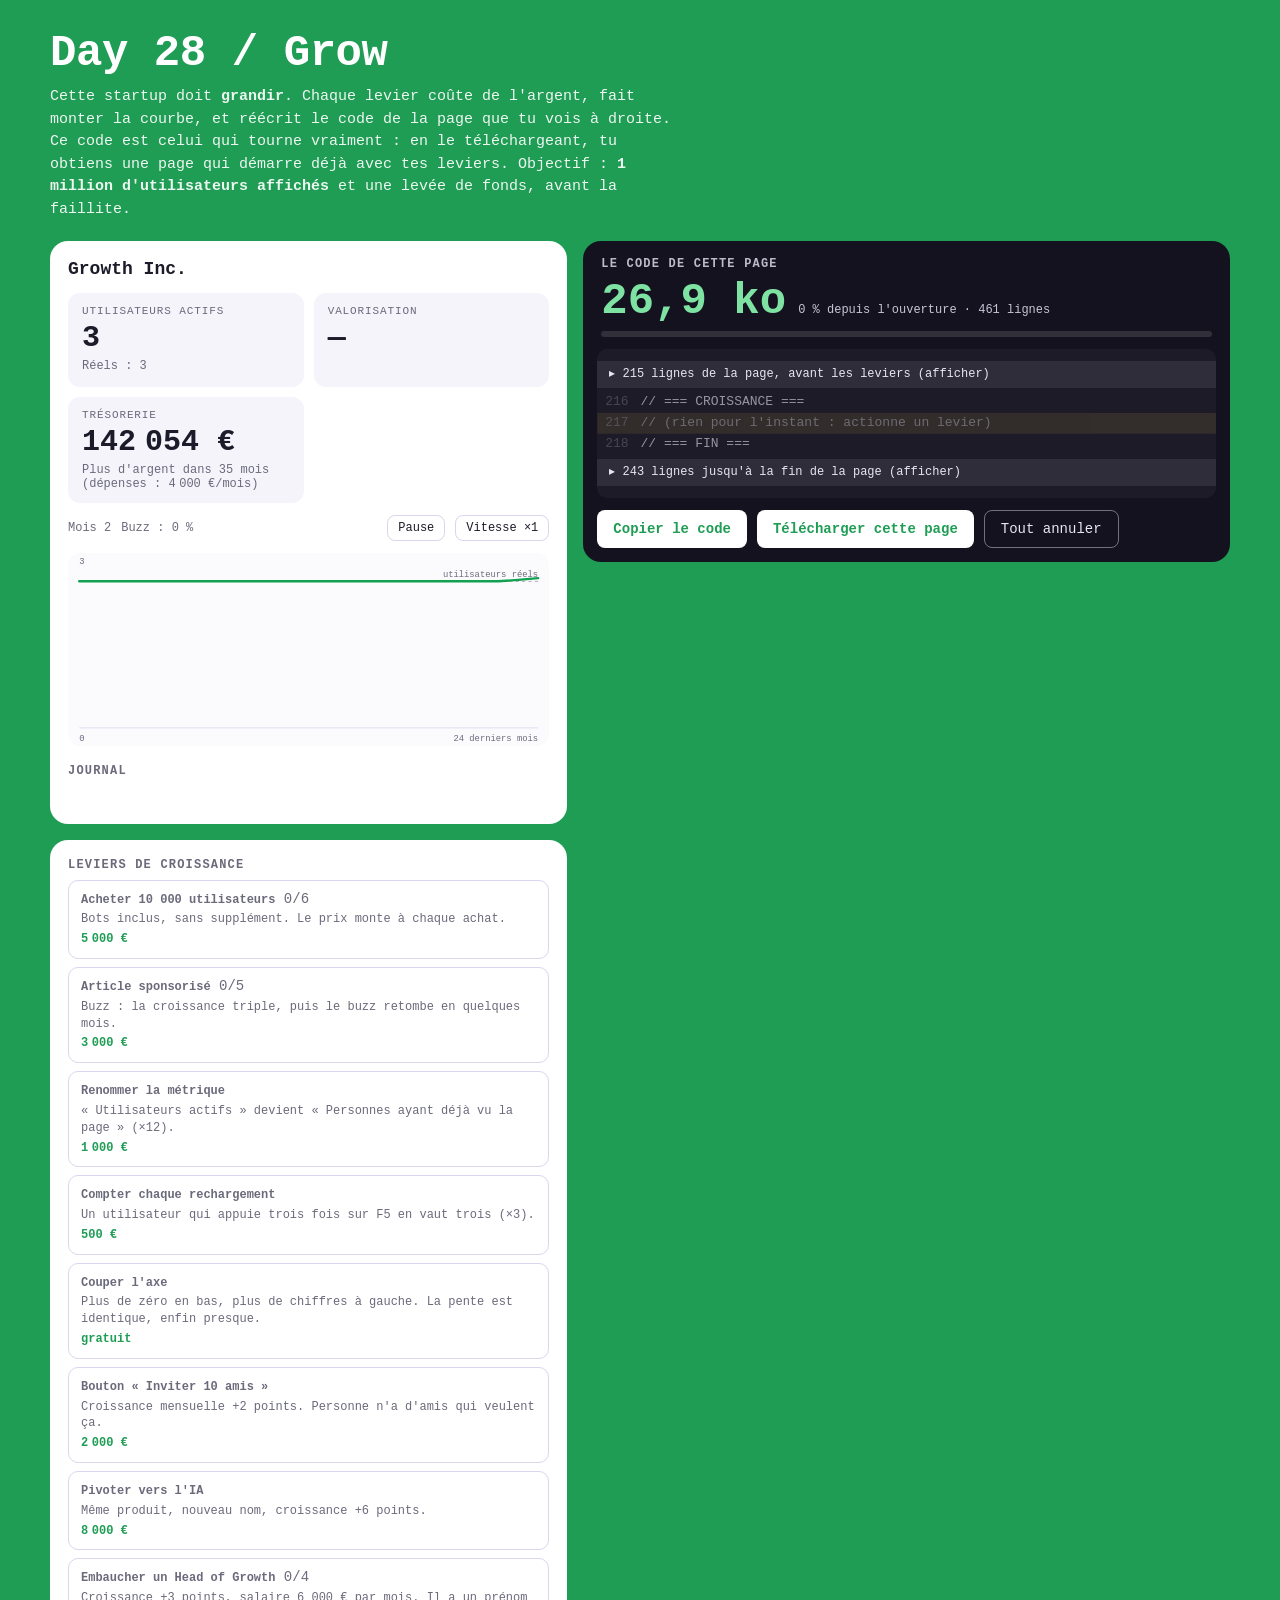
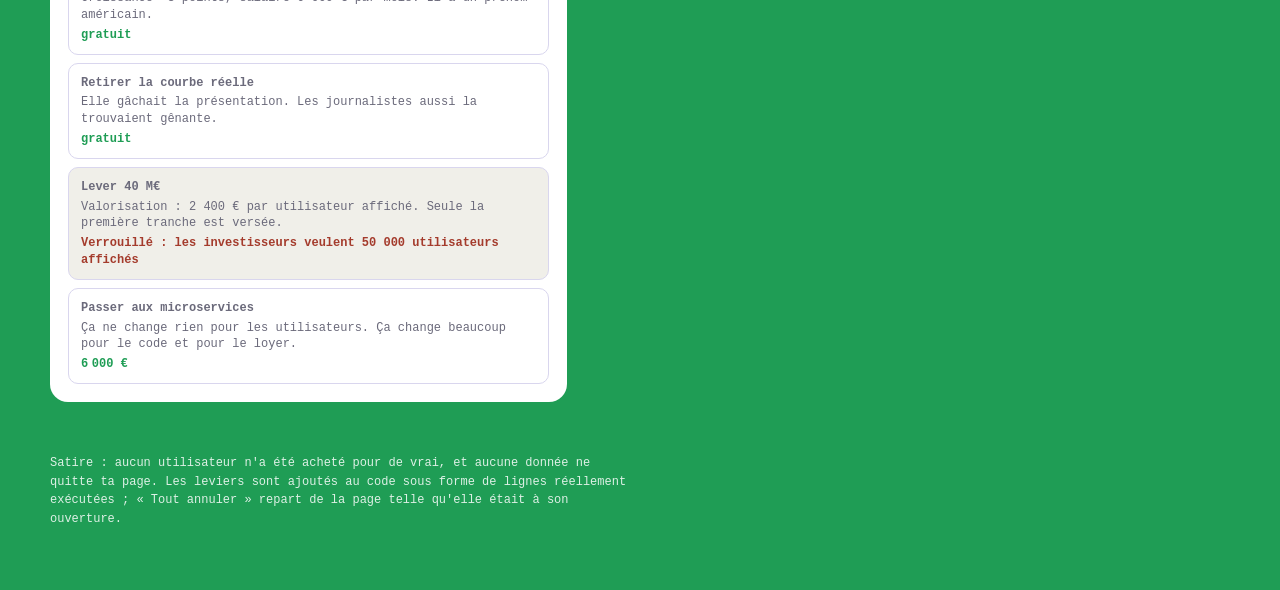
<file: Day-28-grow/grow.html>
<!DOCTYPE html>
<html lang="fr">
<head>
<meta charset="UTF-8">
<meta name="viewport" content="width=device-width, initial-scale=1">
<title>Day 28 - Grow</title>
<link rel="icon" href="data:image/svg+xml,%3Csvg xmlns='http://www.w3.org/2000/svg' viewBox='0 0 32 32'%3E%3Crect width='32' height='32' rx='7' fill='%231f9d55'/%3E%3Ctext x='16' y='23' font-size='20' font-family='monospace' font-weight='700' text-anchor='middle' fill='white'%3ED%3C/text%3E%3C/svg%3E">
<style>
:root { --bg: #1f9d55; --ink: #fff; --card: #fff; --card-ink: #1c1b29; --muted: #6b6a7b; --up: #12a150; --code-bg: #14121f; --code-ink: #e8e6f5; }
* { margin: 0; padding: 0; box-sizing: border-box; }
body { min-height: 100vh; background: var(--bg); color: var(--ink); font-family: ui-monospace, Menlo, monospace; padding: 28px 16px 56px; }
main { max-width: 1180px; margin: 0 auto; }
h1 { font-size: clamp(28px, 6vw, 44px); letter-spacing: -.01em; }
h2 { font-size: 12px; letter-spacing: .1em; text-transform: uppercase; font-weight: 700; }
.sub { margin-top: 8px; font-size: 15px; line-height: 1.5; opacity: .92; max-width: 70ch; }
.layout { display: grid; grid-template-columns: minmax(0, 1fr) minmax(0, 1.25fr); grid-template-areas: "dash code" "levers code"; grid-template-rows: auto 1fr; gap: 16px; margin-top: 20px; align-items: start; }
.layout > .dash { grid-area: dash; } .layout > .levers { grid-area: levers; } .layout > .code { grid-area: code; position: sticky; top: 12px; }
@media (max-width: 880px) { .layout { grid-template-columns: minmax(0, 1fr); grid-template-areas: "dash" "code" "levers"; grid-template-rows: auto; } .layout > .code { position: static; } }

.card { background: var(--card); color: var(--card-ink); border-radius: 18px; padding: 18px; }
.brandrow { display: flex; align-items: center; gap: 10px; flex-wrap: wrap; font-size: 18px; }
.badge { font-size: 11px; font-weight: 700; padding: 3px 8px; border-radius: 999px; background: #e3f5ea; color: var(--bg); }
.kpis { display: grid; grid-template-columns: repeat(auto-fit, minmax(170px, 1fr)); gap: 10px; margin-top: 14px; }
.kpi { background: #f5f4fb; border-radius: 12px; padding: 12px 14px; display: flex; flex-direction: column; gap: 4px; min-width: 0; }
.kpi .k { font-size: 11px; letter-spacing: .08em; text-transform: uppercase; color: var(--muted); }
.kpi .v { font-size: clamp(22px, 4vw, 30px); font-weight: 700; overflow-wrap: anywhere; font-variant-numeric: tabular-nums; }
.kpi .real { font-size: 12px; color: var(--muted); min-height: 16px; }
#chart { display: block; width: 100%; height: auto; margin-top: 12px; background: #fbfbfe; border-radius: 12px; }
#chart text { font-family: ui-monospace, Menlo, monospace; font-size: 11px; fill: var(--muted); }
.card h2 { margin: 18px 0 8px; color: var(--muted); }
.card.levers h2 { margin-top: 0; }
#levers { list-style: none; display: grid; gap: 8px; }
#levers button {
  width: 100%; text-align: left; display: flex; flex-direction: column; gap: 3px;
  background: #fff; color: var(--card-ink); border: 1px solid #d9d6ee; border-radius: 10px; padding: 10px 12px; font-weight: 400;
}
#levers button b { font-size: 14px; }
#levers button span { font-size: 12px; color: var(--muted); line-height: 1.4; }
#levers button:hover:not(:disabled) { border-color: var(--bg); background: #f1faf4; }
#levers button:disabled { cursor: default; background: #f0efe9; }
#levers button.done { opacity: .6; }

.ctl { display: flex; flex-wrap: wrap; align-items: center; gap: 10px; margin-top: 12px; font-size: 12px; color: var(--muted); }
.ctl #buzz { flex: 1; }
button.mini { font-size: 12px; font-weight: 400; background: #fff; color: var(--card-ink); border: 1px solid #d9d6ee; padding: 5px 10px; }
.log { list-style: none; display: grid; gap: 6px; min-height: 20px; font-size: 12px; line-height: 1.45; color: var(--card-ink); }
.log li { background: #f5f4fb; border-radius: 8px; padding: 6px 9px; }
#levers button .price { font-size: 12px; font-weight: 700; color: var(--bg); }
#levers button:disabled:not(.done) .price { color: #a43b2c; }
#levers button b i { font-style: normal; font-weight: 400; color: var(--muted); }
#levers button.done b::after { content: '  ✓ appliqué'; font-weight: 400; color: var(--up); font-size: 12px; }

.code { background: var(--code-bg); color: var(--code-ink); border-radius: 18px; padding: 14px; min-width: 0; }
.codehead { display: flex; flex-direction: column; gap: 8px; padding: 2px 4px 12px; }
.codehead { position: relative; }
.codehead h2 { color: var(--code-ink); opacity: .8; }
.sizebox { display: flex; align-items: baseline; gap: 12px; flex-wrap: wrap; width: 100%; }
.sizebox .big { font-size: clamp(30px, 5vw, 44px); font-weight: 700; line-height: 1; font-variant-numeric: tabular-nums; color: #7ee2a2; }
#size { font-size: 12px; opacity: .85; font-variant-numeric: tabular-nums; }
.meter { width: 100%; height: 6px; background: rgba(255,255,255,.12); border-radius: 3px; overflow: hidden; }
.meter i { display: block; height: 100%; width: 0; background: #7ee2a2; transition: width .8s cubic-bezier(.2,.9,.3,1); }
.delta { position: absolute; right: 4px; top: 0; font-size: 13px; font-weight: 700; color: #ffd84a; opacity: 0; }
.delta.pop { animation: pop 2.2s ease-out; }
@keyframes pop { 0% { opacity: 0; transform: translateY(8px) scale(.9); } 12% { opacity: 1; transform: none; } 75% { opacity: 1; } 100% { opacity: 0; transform: translateY(-6px); } }
#code { max-height: clamp(380px, 70vh, 700px); overflow: auto; font-size: 13px; line-height: 1.6; border-radius: 10px; background: rgba(255,255,255,.04); padding: 8px 0; }
#code div { white-space: pre; padding: 0 12px 0 0; min-width: max-content; }
#code div::before { content: attr(data-n); display: inline-block; width: 4ch; margin-right: 12px; text-align: right; opacity: .35; }
#code .cm { opacity: .6; }
#code .new { background: rgba(255, 216, 74, .16); animation: flash 1.8s ease-out, type .7s steps(34, end) both; animation-delay: 0s, calc(var(--i, 0) * 140ms); }
#code .k { color: #c8a6ff; } #code .s { color: #ffd2a1; } #code .n { color: #7fd1ff; }
#code button.fold { display: block; width: 100%; text-align: left; font: inherit; font-size: 12px; font-weight: 400; background: rgba(255,255,255,.08); color: var(--code-ink); border: 0; border-radius: 0; padding: 4px 12px; margin: 4px 0; }
#code button.fold:hover { background: rgba(255,255,255,.14); }
@keyframes flash { from { background: rgba(255, 216, 74, .55); } }
@keyframes type { from { clip-path: inset(0 100% 0 0); } to { clip-path: inset(0 0 0 0); } }

.actions { display: flex; flex-wrap: wrap; gap: 10px; margin-top: 12px; }
button { font: inherit; font-size: 14px; font-weight: 700; cursor: pointer; background: var(--ink); color: var(--bg); border: 0; border-radius: 8px; padding: 10px 16px; }
button.ghost { background: transparent; color: var(--code-ink); border: 1px solid rgba(255,255,255,.4); font-weight: 400; }
button:focus-visible, #code:focus-visible { outline: 3px solid #ffd84a; outline-offset: 2px; }

#verdict { margin-top: 16px; min-height: 24px; font-size: 18px; font-weight: 700; line-height: 1.4; max-width: 72ch; }
.note { margin-top: 12px; font-size: 12px; line-height: 1.55; opacity: .85; max-width: 80ch; }
@media (prefers-reduced-motion: reduce) { * { animation: none !important; transition: none !important; } .delta.pop { opacity: 1; } }
</style>
</head>
<body>
<main>
  <h1>Day 28 / Grow</h1>
  <p class="sub">Cette startup doit <b>grandir</b>. Chaque levier coûte de l'argent, fait monter la courbe, et réécrit le code de la page que tu vois à droite. Ce code est celui qui tourne vraiment : en le téléchargeant, tu obtiens une page qui démarre déjà avec tes leviers. Objectif : <b>1 million d'utilisateurs affichés</b> et une levée de fonds, avant la faillite.</p>

  <div class="layout">
    <section class="card dash" aria-label="Tableau de bord">
      <div class="brandrow"><b id="brand"></b><span class="badge" id="tag" hidden></span></div>
      <div class="kpis">
        <div class="kpi"><span class="k" id="k-label"></span><span class="v" id="k-users"></span><span class="real" id="k-real"></span></div>
        <div class="kpi"><span class="k">Valorisation</span><span class="v" id="k-val"></span><span class="real" id="k-notes"></span></div>
        <div class="kpi"><span class="k">Trésorerie</span><span class="v" id="k-cash"></span><span class="real" id="k-runway"></span></div>
      </div>
      <div class="ctl">
        <span id="month"></span><span id="buzz"></span>
        <button type="button" class="mini" id="pause" aria-pressed="false">Pause</button>
        <button type="button" class="mini" id="speed">Vitesse ×1</button>
      </div>
      <svg id="chart" viewBox="0 0 600 240" role="img" aria-label="Courbe de croissance"></svg>
      <h2>Journal</h2>
      <ul id="log" class="log" aria-label="Événements"></ul>
    </section>

    <section class="card levers" aria-label="Leviers de croissance">
      <h2>Leviers de croissance</h2>
      <ul id="levers"></ul>
    </section>

    <section class="code" aria-label="Code source de cette page">
      <div class="codehead">
        <h2>Le code de cette page</h2>
        <div class="sizebox"><span class="big" id="bytes"></span><span id="size"></span></div>
        <div class="meter" aria-hidden="true"><i id="meter"></i></div>
        <span class="delta" id="delta" aria-hidden="true"></span>
      </div>
      <div id="code" tabindex="0"></div>
      <div class="actions">
        <button type="button" id="copy">Copier le code</button>
        <button type="button" id="dl">Télécharger cette page</button>
        <button type="button" class="ghost" id="reset">Tout annuler</button>
      </div>
    </section>
  </div>

  <p id="verdict" role="status" aria-live="polite"></p>
  <p class="note">Satire : aucun utilisateur n'a été acheté pour de vrai, et aucune donnée ne quitte ta page. Les leviers sont ajoutés au code sous forme de lignes réellement exécutées ; « Tout annuler » repart de la page telle qu'elle était à son ouverture.</p>
</main>

<script>
"use strict";
// La page lit son propre code au chargement : PRISTINE est son texte, tel qu'il a été reçu.
const PRISTINE = '<!DOCTYPE html>\n' + document.documentElement.outerHTML;
const BLOCK = /^\/\/ === CROISSANCE ===\n([\s\S]*?)^\/\/ === FIN ===$/m;
const MARK = /^\/\/ levier : (\w+)$/;
const WINDOW = 24;

const fresh = () => ({
  users: 3, real: 3, g: 0.01, hype: 0, label: 'Utilisateurs actifs', brand: 'Growth Inc.', tag: '',
  axisCut: false, showReal: true, valuation: 0, cash: 150000, burn: 4000, month: 0, over: false,
  notes: [], log: [], hist: Array(WINDOW).fill(3),
});
let S = fresh();

// Les leviers modifient l'état de la startup (utilisateurs, croissance, trésorerie), et rien d'autre.
function buy(n, price) { S.users += n; S.cash -= price; }
function rename(label, k, price) { S.label = label; S.users *= k; S.cash -= price; }
function countReloads(k, price) { S.users *= k; S.cash -= price; }
function cutAxis() { S.axisCut = true; }
function viral(f) { S.g += f.boost; S.cash -= f.cost; }
function pivot(c) { S.brand = c.name; S.tag = c.tagline; S.g += c.boost; S.cash -= c.cost; }
function hire(p) { S.g += p.boost; S.burn += p.salary; S.notes.push(p.name + ', ' + p.title); }
function press(outlet, price) { S.hype = Math.min(100, S.hype + 40); S.cash -= price; S.log.unshift('M' + S.month + ' · Article sponsorisé : ' + outlet + '.'); }
function hideReal() { S.showReal = false; }
function raise(r) { S.valuation = r.multiple; S.cash += r.received; S.notes.push('Levée : ' + r.amount + ' annoncés, ' + r.received / 1000 + ' k€ versés'); }
function split(services, price) { S.g += 0.005 * services.length; S.burn += 3000; S.cash -= price; S.notes.push(services.length + ' microservices'); }

const SERVICES = ['auth', 'billing', 'search', 'notifs', 'analytics', 'ml', 'chat', 'export'];
const NAMES = ['Chad', 'Brad', 'Kyle', 'Madison'];
const TITLES = ['Head of Growth', 'VP Growth', 'Growth Hacker', 'Chief Growth Officer'];
const OUTLETS = ['TechCrunch (sponsorisé)', 'Les Échos (publi-rédactionnel)', 'un podcast de 3 auditeurs', 'Forbes 30 under 30 (payant)', 'une newsletter LinkedIn'];
const used = id => grown.filter(g => g.id === id).length;
const LEVERS = [
  { id: 'buy', max: 6, name: 'Acheter 10 000 utilisateurs',
    hint: 'Bots inclus, sans supplément. Le prix monte à chaque achat.',
    cost() { return Math.round(5000 * 1.5 ** used('buy')); },
    lines() { return ['buy(10000, ' + this.cost() + ');']; } },
  { id: 'press', max: 5, name: 'Article sponsorisé',
    hint: 'Buzz : la croissance triple, puis le buzz retombe en quelques mois.',
    cost() { return Math.round(3000 * 1.4 ** used('press')); },
    lines() { return ['press(' + JSON.stringify(OUTLETS[used('press')]) + ', ' + this.cost() + ');']; } },
  { id: 'rename', max: 1, name: 'Renommer la métrique',
    hint: '« Utilisateurs actifs » devient « Personnes ayant déjà vu la page » (×12).',
    cost: () => 1000,
    lines: () => ["rename('Personnes ayant déjà vu la page', 12, 1000);"] },
  { id: 'count', max: 1, name: 'Compter chaque rechargement',
    hint: 'Un utilisateur qui appuie trois fois sur F5 en vaut trois (×3).',
    cost: () => 500,
    lines: () => ['countReloads(3, 500);'] },
  { id: 'cut', max: 1, name: 'Couper l\'axe',
    hint: 'Plus de zéro en bas, plus de chiffres à gauche. La pente est identique, enfin presque.',
    cost: () => 0,
    lines: () => ['cutAxis();'] },
  { id: 'viral', max: 1, name: 'Bouton « Inviter 10 amis »',
    hint: 'Croissance mensuelle +2 points. Personne n\'a d\'amis qui veulent ça.',
    cost: () => 2000,
    lines: () => ["const invite = { boost: 0.02, cost: 2000 };", 'viral(invite);'] },
  { id: 'pivot', max: 1, name: 'Pivoter vers l\'IA',
    hint: 'Même produit, nouveau nom, croissance +6 points.',
    cost: () => 8000,
    lines: () => ["const ai = { name: 'Growth.ai', tagline: \"Maintenant avec de l'IA\", boost: 0.06, cost: 8000 };", 'pivot(ai);'] },
  { id: 'hire', max: 4, name: 'Embaucher un Head of Growth',
    hint: 'Croissance +3 points, salaire 6 000 € par mois. Il a un prénom américain.',
    cost: () => 0,
    lines() { const i = used('hire'); return ['const ' + NAMES[i].toLowerCase() + " = { name: '" + NAMES[i] + "', title: '" + TITLES[i] + "', boost: 0.03, salary: 6000 };", 'hire(' + NAMES[i].toLowerCase() + ');']; } },
  { id: 'hide', max: 1, name: 'Retirer la courbe réelle',
    hint: 'Elle gâchait la présentation. Les journalistes aussi la trouvaient gênante.',
    cost: () => 0,
    lines: () => ['hideReal();'] },
  { id: 'raise', max: 1, name: 'Lever 40 M€',
    hint: 'Valorisation : 2 400 € par utilisateur affiché. Seule la première tranche est versée.',
    cost: () => 0,
    needs: () => S.users >= 50000 ? '' : 'Les investisseurs veulent 50 000 utilisateurs affichés',
    lines: () => ["const seriesA = { amount: '40 M€', received: 400000, multiple: 2400 };", 'raise(seriesA);'] },
  { id: 'micro', max: 1, name: 'Passer aux microservices',
    hint: 'Ça ne change rien pour les utilisateurs. Ça change beaucoup pour le code et pour le loyer.',
    cost: () => 6000,
    lines: () => ['const services = [', ...SERVICES.flatMap(n => [
      '  {', "    name: '" + n + "',", '    replicas: 3,', "    cpu: '2 vCPU',", "    owner: 'équipe " + n + "',", "    docs: 'wiki/" + n + " (introuvable)',", '  },']),
      '];', 'split(services, 6000);'] },
];

// === CROISSANCE ===
// (rien pour l'instant : actionne un levier)
// === FIN ===

// Les leviers déjà présents dans le code au chargement (page téléchargée) sont repris tels quels.
function parseGroups(body) {
  const groups = [];
  for (const line of body.split('\n')) {
    const m = MARK.exec(line);
    if (m) groups.push({ id: m[1], lines: [] });
    else if (groups.length && line.trim()) groups[groups.length - 1].lines.push(line);
  }
  return groups;
}
let grown = parseGroups((BLOCK.exec(PRISTINE) || [0, ''])[1]);

function sourceFor(groups) {
  const body = groups.length
    ? groups.map(g => '// levier : ' + g.id + '\n' + g.lines.join('\n') + '\n').join('')
    : "// (rien pour l'instant : actionne un levier)\n";
  return PRISTINE.replace(BLOCK, () => '// === CROISSANCE ===\n' + body + '// === FIN ===');
}
const sourceNow = () => sourceFor(grown);

// Des événements au hasard : la startup ne contrôle pas tout.
const EVENTS = [
  { when: () => true, text: 'Hacker News : ton site passe en première page (buzz).', run: () => { S.hype = Math.min(100, S.hype + 40); } },
  { when: () => S.showReal, text: 'Un journaliste demande tes chiffres réels. La ligne pointillée répond à ta place. Le buzz retombe.', run: () => { S.hype = 0; } },
  { when: () => !S.showReal, text: 'Un journaliste demande tes chiffres. Réponse : « pas de commentaire ». Il y voit de la confiance.', run: () => { S.hype = Math.min(100, S.hype + 15); } },
  { when: () => used('buy') > 0, text: 'Un utilisateur signale que 9 000 comptes ont le même mot de passe. −15 % d\'utilisateurs.', run: () => { S.users *= 0.85; } },
  { when: () => true, text: 'Panne en production pendant trois jours. −3 000 € de dédommagements.', run: () => { S.cash -= 3000; } },
  { when: () => used('hire') > 0, text: 'Séminaire de l\'équipe growth à Ibiza. −5 000 €.', run: () => { S.cash -= 5000; } },
  { when: () => S.valuation > 0, text: 'Un investisseur demande à voir le produit. Tu lui montres la courbe. Valorisation +20 %.', run: () => { S.valuation *= 1.2; } },
  { when: () => true, text: 'Un concurrent copie ta page. Croissance −0,5 point.', run: () => { S.g = Math.max(0.005, S.g - 0.005); } },
];
function maybeEvent() {
  if (S.month < 4 || Math.random() > 0.13) return;
  const ok = EVENTS.filter(e => e.when());
  const e = ok[Math.floor(Math.random() * ok.length)];
  e.run();
  S.log.unshift('M' + S.month + ' · ' + e.text);
}

const $ = id => document.getElementById(id);
const nf = new Intl.NumberFormat('fr-FR', { maximumFractionDigits: 0 });
const cf = new Intl.NumberFormat('fr-FR', { notation: 'compact', maximumFractionDigits: 1 });
const kf = new Intl.NumberFormat('fr-FR', { minimumFractionDigits: 1, maximumFractionDigits: 1 });
const fmt = x => (!isFinite(x) || x >= 1e21) ? '∞' : x < 1e9 ? nf.format(x) : cf.format(x);
const bytesOf = s => new Blob([s]).size;
const TOKENS = /(\/\/.*$)|('(?:[^'\\]|\\.)*'|"(?:[^"\\]|\\.)*")|(\b\d[\d_.]*\b)|\b(const|let|function|return|new|true|false)\b/g;
function paint(el, text) {
  let last = 0, m;
  TOKENS.lastIndex = 0;
  while ((m = TOKENS.exec(text))) {
    if (m.index > last) el.append(text.slice(last, m.index));
    const sp = document.createElement('span');
    sp.className = m[1] ? 'cm' : m[2] ? 's' : m[3] ? 'n' : 'k';
    sp.textContent = m[0];
    el.appendChild(sp);
    last = TOKENS.lastIndex;
  }
  if (last < text.length) el.append(text.slice(last));
}
const BASE_BYTES = bytesOf(sourceFor([]));

function drawChart() {
  const W = 600, H = 240, padX = 14, padY = 22;
  const h = S.hist, max = Math.max(...h), min = Math.min(...h);
  let lo = 0, hi = max * 1.05 || 1;
  if (S.axisCut) {
    const span = max - min;
    lo = span > 0 ? min - span * 0.05 : min * 0.9;
    hi = span > 0 ? max + span * 0.05 : max * 1.02;
  }
  const y = v => H - padY - ((v - lo) / (hi - lo)) * (H - 2 * padY);
  const x = i => padX + (i / (WINDOW - 1)) * (W - 2 * padX);
  const pts = h.map((v, i) => x(i).toFixed(1) + ',' + y(v).toFixed(1)).join(' ');
  let svg = '<line x1="' + padX + '" y1="' + (H - padY) + '" x2="' + (W - padX) + '" y2="' + (H - padY) + '" stroke="#d9d6ee"/>';
  if (S.showReal && S.real >= lo && S.real <= hi) {
    svg += '<line x1="' + padX + '" y1="' + y(S.real) + '" x2="' + (W - padX) + '" y2="' + y(S.real) + '" stroke="#9a98ad" stroke-dasharray="4 4"/>' +
      '<text x="' + (W - padX) + '" y="' + (y(S.real) - 5) + '" text-anchor="end">utilisateurs réels</text>';
  }
  svg += '<polyline points="' + pts + '" fill="none" stroke="#12a150" stroke-width="3" stroke-linejoin="round" stroke-linecap="round"/>';
  if (S.axisCut) svg += '<text x="' + padX + '" y="14">axe : optimisé</text>';
  else svg += '<text x="' + padX + '" y="14">' + fmt(hi) + '</text><text x="' + padX + '" y="' + (H - 6) + '">0</text>';
  svg += '<text x="' + (W - padX) + '" y="' + (H - 6) + '" text-anchor="end">24 derniers mois</text>';
  $('chart').innerHTML = svg;
}

let leverEls = [];
function refreshLevers() {
  for (const { lv, btn, tag, price } of leverEls) {
    const n = used(lv.id), done = n >= lv.max;
    const need = !done && lv.needs ? lv.needs() : '';
    const cost = done ? 0 : lv.cost();
    const poor = !done && !need && S.cash < cost;
    btn.disabled = done || !!need || poor || S.over;
    btn.classList.toggle('done', done);
    tag.textContent = lv.max > 1 ? '  ' + n + '/' + lv.max : '';
    price.textContent = done ? '' : need ? 'Verrouillé : ' + need.toLowerCase() : poor ? 'Trésorerie insuffisante : ' + fmt(cost) + ' €' : cost ? fmt(cost) + ' €' : 'gratuit';
  }
}

function renderLive() {
  $('brand').textContent = S.brand;
  $('tag').textContent = S.tag;
  $('tag').hidden = !S.tag;
  $('k-label').textContent = S.label;
  $('k-users').textContent = fmt(S.users);
  $('k-real').textContent = S.showReal ? 'Réels : ' + fmt(S.real) : '';
  $('k-val').textContent = S.valuation ? fmt(S.users * S.valuation) + ' €' : '—';
  $('k-notes').textContent = S.notes.join(' · ');
  const net = S.burn - S.real * 9;
  $('k-cash').textContent = fmt(Math.max(0, S.cash)) + ' €';
  $('k-runway').textContent = S.over ? 'Faillite' : 'Plus d\'argent dans ' + Math.max(0, Math.floor(S.cash / net)) + ' mois (dépenses : ' + fmt(S.burn) + ' €/mois)';
  $('buzz').textContent = 'Buzz : ' + Math.round(S.hype) + ' %';
  $('month').textContent = 'Mois ' + S.month;
  $('chart').setAttribute('aria-label', 'Courbe de croissance : ' + fmt(S.users) + ' ' + S.label.toLowerCase());
  $('log').textContent = '';
  for (const t of S.log.slice(0, 4)) { const li = document.createElement('li'); li.textContent = t; $('log').appendChild(li); }
  drawChart();
  refreshLevers();
}

let expanded = false, shownBlockLines = 0, lastTotal = 0;
function renderCode() {
  const src = sourceNow();
  const lines = src.split('\n');
  const a = lines.indexOf('// === CROISSANCE ===');
  const b = lines.indexOf('// === FIN ===');
  const box = $('code'), keep = box.scrollTop;
  box.textContent = '';
  let newIdx = 0;
  const add = (i, isNew) => {
    const d = document.createElement('div');
    d.dataset.n = i + 1;
    if (i > a && i < b) paint(d, lines[i]); else d.textContent = lines[i];
    if (/^\s*\/\//.test(lines[i])) d.className = 'cm';
    if (isNew) { d.classList.add('new'); d.style.setProperty('--i', newIdx++); }
    box.appendChild(d);
  };
  const fold = (from, to, label) => {
    if (to <= from) return;
    const f = document.createElement('button');
    f.type = 'button'; f.className = 'fold';
    f.textContent = '▸ ' + (to - from) + ' lignes ' + label + ' (afficher)';
    f.onclick = () => { expanded = true; renderCode(); };
    box.appendChild(f);
  };
  const blockLen = b - a + 1;
  if (expanded) for (let i = 0; i < lines.length; i++) add(i, i >= a + 1 + shownBlockLines && i < b);
  else { fold(0, a, 'de la page, avant les leviers'); for (let i = a; i <= b; i++) add(i, i >= a + 1 + shownBlockLines && i < b); fold(b + 1, lines.length, 'jusqu\'à la fin de la page'); }
  shownBlockLines = blockLen - 2;
  const total = bytesOf(src), pct = Math.round((total / BASE_BYTES - 1) * 100);
  $('bytes').textContent = kf.format(total / 1024) + ' ko';
  $('size').textContent = (pct > 0 ? '+' : '') + pct + ' % depuis l\'ouverture · ' + nf.format(lines.length) + ' lignes';
  $('meter').style.width = Math.max(0, Math.min(1, (total - BASE_BYTES) / (BASE_BYTES * 0.25))) * 100 + '%';
  if (newIdx && lastTotal && total > lastTotal) {
    const d = $('delta');
    d.textContent = '+' + newIdx + ' lignes · +' + nf.format(total - lastTotal) + ' octets';
    d.classList.remove('pop'); void d.offsetWidth; d.classList.add('pop');
  }
  lastTotal = total;
  box.scrollTop = expanded ? keep : 0;
  const lastNew = box.querySelector('.new:last-of-type');
  if (lastNew) lastNew.scrollIntoView({ block: 'nearest' });
}

function renderVerdict() {
  const total = bytesOf(sourceNow()), pct = Math.round((total / BASE_BYTES - 1) * 100);
  let t = '';
  if (S.over) t = 'Faillite au mois ' + S.month + '. Utilisateurs affichés : ' + fmt(S.users) + '. Utilisateurs réels : ' + S.real + '. « Tout annuler » pour recommencer.';
  else if (S.valuation && S.users >= 1e6) t = 'Licorne : ' + fmt(S.users * S.valuation) + ' € de valorisation. Utilisateurs réels : ' + S.real + '. Le fichier a grossi de ' + pct + ' %.';
  else if (grown.length >= 5) t = 'Croissance affichée : ×' + fmt(S.users / 3) + '. Utilisateurs réels : ' + S.real + '. Le fichier, lui, a grossi de ' + pct + ' %.';
  $('verdict').textContent = t;
}

function renderLevers() {
  const ul = $('levers');
  ul.textContent = '';
  leverEls = [];
  for (const lv of LEVERS) {
    const li = document.createElement('li'), btn = document.createElement('button');
    const b = document.createElement('b'), nm = document.createElement('span'), tag = document.createElement('i');
    const hint = document.createElement('span'), price = document.createElement('span');
    btn.type = 'button';
    nm.textContent = lv.name; hint.textContent = lv.hint; price.className = 'price';
    b.append(nm, tag); btn.append(b, hint, price);
    btn.onclick = () => activate(lv);
    li.appendChild(btn); ul.appendChild(li);
    leverEls.push({ lv, btn, tag, price });
  }
}

function activate(lv) {
  const lines = lv.lines();
  new Function(lines.join('\n'))();
  grown.push({ id: lv.id, lines });
  renderLive(); renderCode(); renderVerdict();
}

function tick() {
  if (S.over) return;
  S.month++;
  const rate = S.g * (1 + S.hype / 50);
  S.users = Math.min(1e300, S.users * (1 + rate) * (1 + (Math.random() - .5) * 0.02));
  S.hype *= 0.88;
  S.cash += S.real * 9 - S.burn;
  S.hist.push(S.users);
  S.hist.shift();
  maybeEvent();
  if (S.cash < 0) S.over = true;
  renderLive(); renderVerdict();
}

function flash(btn, text) {
  const old = btn.textContent;
  btn.textContent = text;
  setTimeout(() => { btn.textContent = old; }, 1400);
}

let speed = 1, paused = false;
$('pause').onclick = () => { paused = !paused; $('pause').textContent = paused ? 'Reprendre' : 'Pause'; $('pause').setAttribute('aria-pressed', paused); };
$('speed').onclick = () => { speed = speed === 1 ? 3 : 1; $('speed').textContent = 'Vitesse ×' + speed; };
$('copy').onclick = async () => {
  try { await navigator.clipboard.writeText(sourceNow()); flash($('copy'), 'Copié'); }
  catch { flash($('copy'), 'Copie impossible'); }
};
$('dl').onclick = () => {
  const url = URL.createObjectURL(new Blob([sourceNow()], { type: 'text/html' }));
  const a = document.createElement('a');
  a.href = url; a.download = 'grow-' + grown.length + '-leviers.html';
  a.click();
  setTimeout(() => URL.revokeObjectURL(url), 1000);
};
$('reset').onclick = () => {
  S = fresh(); grown = []; shownBlockLines = 0; expanded = false;
  renderLive(); renderCode(); renderVerdict();
};

renderLevers(); renderLive(); renderCode(); renderVerdict();
(function loop() {
  if (!document.hidden && !paused) tick();
  setTimeout(loop, 1000 / speed);
})();
</script>
</body>
</html>
</file>
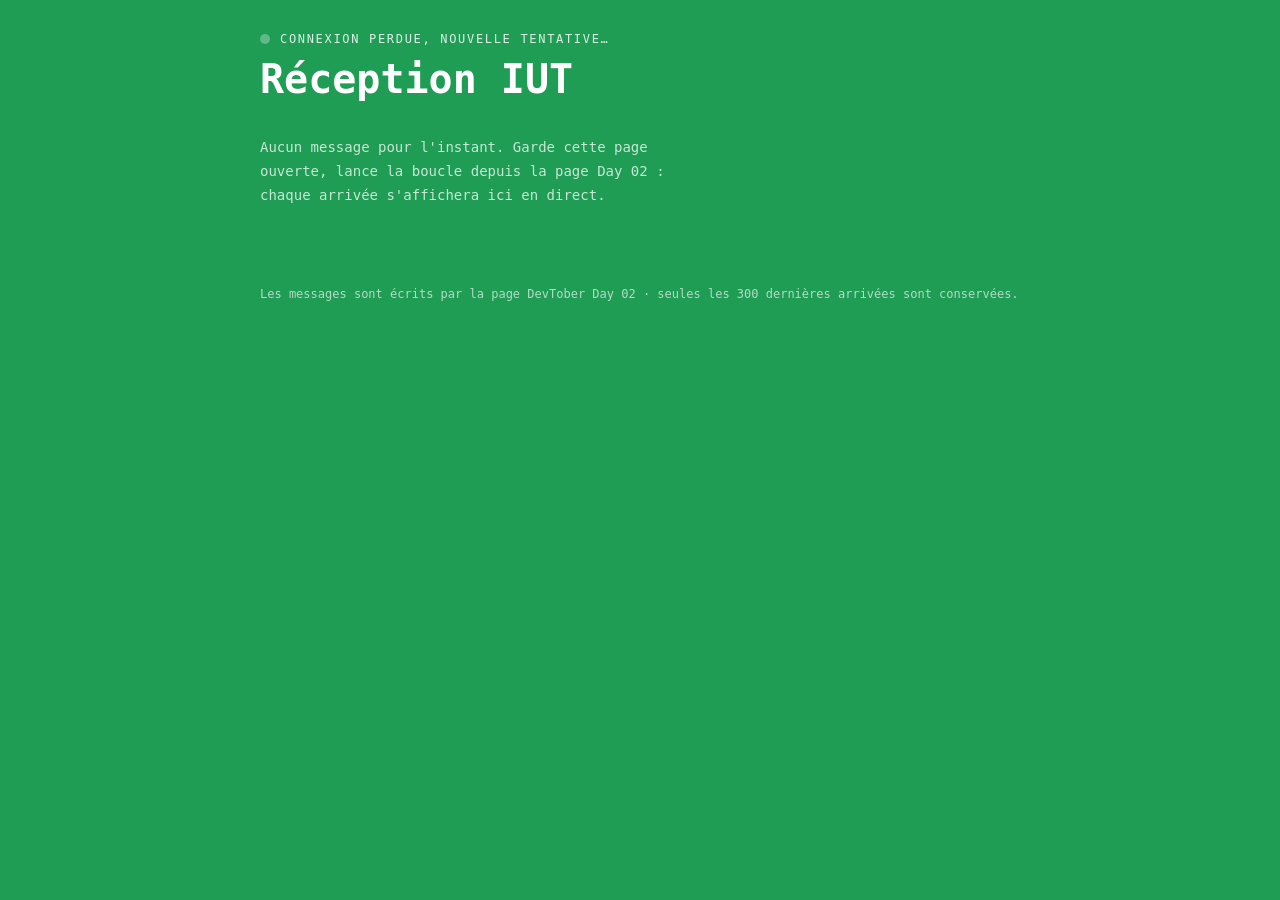
<file: Day-02-loop/inbox/inbox.html>
<!DOCTYPE html>
<html lang="fr">
<head>
<meta charset="UTF-8">
<meta name="viewport" content="width=device-width, initial-scale=1">
<title>IUT · réception en direct</title>
<link rel="icon" href="data:image/svg+xml,%3Csvg xmlns='http://www.w3.org/2000/svg' viewBox='0 0 32 32'%3E%3Crect width='32' height='32' rx='7' fill='%231f9d55'/%3E%3Ctext x='16' y='23' font-size='20' font-family='monospace' font-weight='700' text-anchor='middle' fill='white'%3ED%3C/text%3E%3C/svg%3E">
<link rel="stylesheet" href="inbox.css">
</head>
<body>
<main>
  <div class="top"><span class="dot" id="dot"></span><span id="status">connexion…</span></div>
  <h1>Réception IUT</h1>

  <div class="big" id="big">
    <p class="empty">Aucun message pour l'instant. Garde cette page ouverte, lance la boucle depuis la page Day 02 : chaque arrivée s'affichera ici en direct.</p>
  </div>

  <ul class="list" id="list"></ul>

  <p class="foot">Les messages sont écrits par la page DevTober Day 02 · seules les 300 dernières arrivées sont conservées.</p>
</main>

<script src="inbox.js"></script>
</body>
</html>
</file>
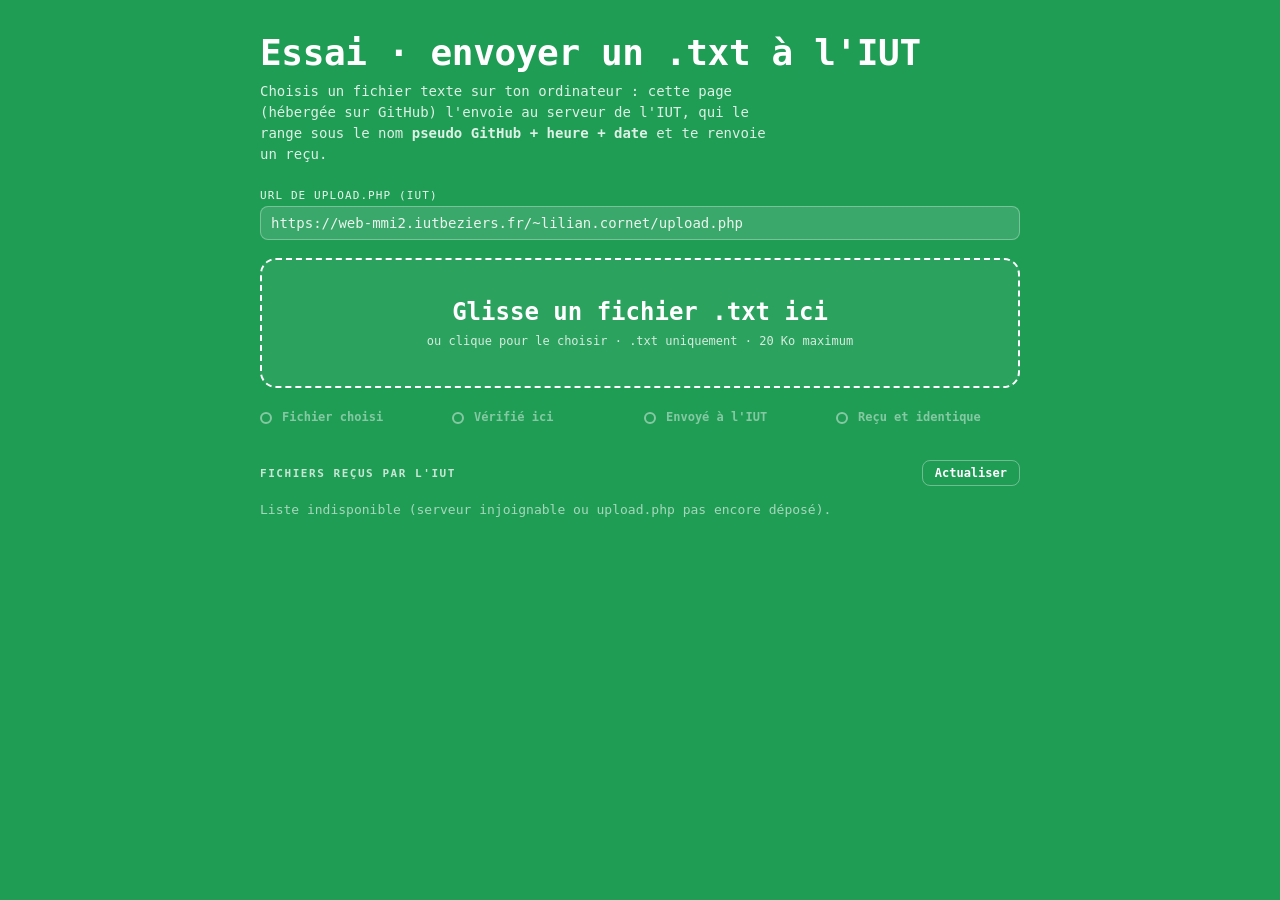
<file: tests/upload-txt/upload.html>
<!DOCTYPE html>
<html lang="fr">
<head>
<meta charset="UTF-8">
<meta name="viewport" content="width=device-width, initial-scale=1">
<title>Essai - Envoi d'un .txt</title>
<link rel="icon" href="data:image/svg+xml,%3Csvg xmlns='http://www.w3.org/2000/svg' viewBox='0 0 32 32'%3E%3Crect width='32' height='32' rx='7' fill='%231f9d55'/%3E%3Ctext x='16' y='23' font-size='20' font-family='monospace' font-weight='700' text-anchor='middle' fill='white'%3ED%3C/text%3E%3C/svg%3E">
<link rel="stylesheet" href="upload.css">
</head>
<body>
<main>
  <h1>Essai · envoyer un .txt à l'IUT</h1>
  <p class="sub">Choisis un fichier texte sur ton ordinateur : cette page (hébergée sur GitHub) l'envoie au serveur de l'IUT, qui le range sous le nom <b>pseudo GitHub + heure + date</b> et te renvoie un reçu.</p>

  <label class="field">URL de upload.php (IUT)
    <input id="server" type="url" placeholder="https://…/upload.php">
  </label>

  <div class="dropzone" id="drop" tabindex="0" role="button" aria-label="Choisir un fichier .txt">
    <input id="file" type="file" accept=".txt,text/plain" hidden>
    <p class="big">Glisse un fichier .txt ici</p>
    <p class="small">ou clique pour le choisir · .txt uniquement · 20 Ko maximum</p>
  </div>

  <ol class="steps" id="steps">
    <li data-step="0"><span class="dot"></span><span class="t">Fichier choisi</span><span class="d"></span></li>
    <li data-step="1"><span class="dot"></span><span class="t">Vérifié ici</span><span class="d"></span></li>
    <li data-step="2"><span class="dot"></span><span class="t">Envoyé à l'IUT</span><span class="d"></span></li>
    <li data-step="3"><span class="dot"></span><span class="t">Reçu et identique</span><span class="d"></span></li>
  </ol>

  <section class="card" id="chosen" hidden>
    <h2>Fichier</h2>
    <div id="chosen-rows"></div>
    <pre id="preview"></pre>
    <button id="send">Envoyer à l'IUT</button>
  </section>

  <section class="card" id="receipt" hidden>
    <h2>Reçu du serveur IUT</h2>
    <div id="receipt-rows"></div>
  </section>

  <section class="inbox">
    <div class="inbox-head">
      <h2>Fichiers reçus par l'IUT</h2>
      <button id="refresh" class="ghost">Actualiser</button>
    </div>
    <ul id="list"><li class="empty">Aucun fichier pour l'instant.</li></ul>
  </section>
</main>
<script src="upload.js"></script>
</body>
</html>
</file>
<file: hub.css>
:root {
  --bg: #1f9d55;
  --ink: #fff;
  --card: rgba(255, 255, 255, .12);
  --card-hover: rgba(255, 255, 255, .24);
}
* { margin: 0; padding: 0; box-sizing: border-box; }
body {
  min-height: 100vh; background: var(--bg); color: var(--ink);
  font-family: ui-monospace, Menlo, monospace;
  padding: 48px 16px 64px;
}
main { max-width: 960px; margin: 0 auto; }
header { margin-bottom: 40px; }
h1 { font-size: clamp(40px, 9vw, 84px); line-height: 1; letter-spacing: -.02em; }
.tag { margin-top: 12px; opacity: .85; font-size: 15px; line-height: 1.5; max-width: 52ch; }
.count { margin-top: 20px; font-size: 13px; letter-spacing: .12em; text-transform: uppercase; opacity: .7; }

.grid {
  display: grid; gap: 12px;
  grid-template-columns: repeat(auto-fill, minmax(150px, 1fr));
  list-style: none;
}
.day {
  display: flex; flex-direction: column; justify-content: space-between;
  min-height: 120px; padding: 14px 16px;
  border-radius: 14px; background: var(--card);
  color: inherit; text-decoration: none;
  transition: transform .15s ease, background .15s ease;
}
.day .num { font-size: 13px; letter-spacing: .12em; opacity: .7; }
.day .word { font-size: 24px; font-weight: 700; }
.day .state { font-size: 11px; letter-spacing: .12em; text-transform: uppercase; opacity: .7; }

a.day:hover, a.day:focus-visible { background: var(--card-hover); transform: translateY(-3px); outline: none; }
a.day:focus-visible { box-shadow: 0 0 0 2px var(--ink); }
.day.done { background: var(--ink); color: var(--bg); }
.day.done .num, .day.done .state { opacity: .8; }
a.day.done:hover, a.day.done:focus-visible { background: var(--ink); transform: translateY(-3px) scale(1.02); }
.day.pending { opacity: .45; }
.day.today { box-shadow: 0 0 0 2px var(--ink); }

footer { margin-top: 48px; font-size: 13px; opacity: .8; line-height: 1.8; }
footer a { color: inherit; }
</file>
<file: Day-01-pulse/pulse.css>
* { margin: 0; padding: 0; box-sizing: border-box; }
html, body { height: 100%; background: #1f9d55; overflow: hidden; font-family: ui-monospace, Menlo, monospace; }
.hint { position: fixed; top: 20px; left: 50%; transform: translateX(-50%); color: #fff; opacity: .4; font-size: 13px; letter-spacing: .15em; text-transform: uppercase; }
.timer {
  position: fixed; left: 50%; top: 50%;
  height: 6px; border-radius: 3px; background: #fff;
  opacity: 0; transition: opacity .2s, width .15s;
  transform-origin: center;
  pointer-events: none;
}
.zone {
  position: fixed; left: 50%; top: 50%;
  width: 200px; height: 200px; border-radius: 50%;
  background: radial-gradient(circle, rgba(255,255,255,.55) 0%, rgba(255,255,255,.25) 45%, rgba(255,255,255,0) 70%);
  transform: translate(-50%, -50%) scale(.3);
  opacity: 0;
  pointer-events: none;
  animation: zone .9s ease-out forwards;
}
@keyframes zone {
  0%   { transform: translate(-50%, -50%) scale(.3); opacity: 1; }
  100% { transform: translate(-50%, -50%) scale(4);  opacity: 0; }
}
.letter {
  position: fixed; left: 50%; top: 50%;
  font-size: 120px; line-height: 1; font-weight: 700; color: #fff;
  will-change: transform;
  pointer-events: none;
}
</file>
<file: Day-02-loop/loop.css>
:root { --bg: #1f9d55; --ink: #fff; }
* { margin: 0; padding: 0; box-sizing: border-box; }
body {
  min-height: 100vh; background: var(--bg); color: var(--ink);
  font-family: ui-monospace, Menlo, monospace;
  padding: 28px 16px 48px;
}
main { max-width: 860px; margin: 0 auto; }
h1 { font-size: clamp(28px, 6vw, 44px); letter-spacing: -.01em; }
.sub { margin-top: 8px; font-size: 14px; opacity: .8; line-height: 1.5; max-width: 60ch; }
a { color: inherit; }

.controls { display: flex; flex-wrap: wrap; gap: 12px; align-items: end; margin: 28px 0 8px; }
.controls label { display: flex; flex-direction: column; gap: 4px; font-size: 11px; letter-spacing: .1em; text-transform: uppercase; opacity: .85; }
.controls input {
  font: inherit; font-size: 14px; color: var(--ink); text-transform: none; letter-spacing: 0;
  background: rgba(255,255,255,.14); border: 1px solid rgba(255,255,255,.35); border-radius: 8px; padding: 8px 10px;
}
.controls input::placeholder { color: rgba(255,255,255,.55); }
#ttl { width: 72px; }
#msg { width: min(260px, 78vw); }
#iut { width: min(360px, 78vw); }
button {
  font: inherit; font-size: 14px; font-weight: 700; cursor: pointer;
  background: var(--ink); color: var(--bg); border: 0; border-radius: 8px; padding: 9px 18px;
}
button:disabled { opacity: .5; cursor: default; }
.note { font-size: 12px; opacity: .75; min-height: 18px; margin-bottom: 8px; }

/* scène : GitHub — navigateur — IUT */
.stage { position: relative; height: 220px; margin: 12px 0 8px; }
.line { position: absolute; left: 12%; right: 12%; top: 50%; height: 2px; background: rgba(255,255,255,.35); transform: translateY(-50%); }
.node {
  position: absolute; top: 50%; transform: translate(-50%, -50%);
  width: clamp(86px, 22vw, 130px); padding: 14px 8px; text-align: center;
  border: 2px solid var(--ink); border-radius: 16px; background: var(--bg);
}
.node.sim { border-style: dashed; }
.node .name { font-weight: 700; font-size: clamp(12px, 3vw, 15px); }
.node .lat { margin-top: 6px; font-size: 11px; opacity: .85; min-height: 14px; }
#n-github { left: 12%; }
#n-browser { left: 50%; }
#n-iut { left: 88%; }
.ttl { font-size: clamp(26px, 6vw, 38px); font-weight: 700; line-height: 1; margin-top: 4px; }
.ttl small { display: block; font-size: 10px; font-weight: 400; letter-spacing: .12em; opacity: .7; margin-bottom: 2px; }

.packet, .spark { position: absolute; left: 0; top: 0; border-radius: 50%; background: var(--ink); pointer-events: none; }
/* le paquet est une enveloppe : un conteneur qui transporte le message */
.packet { width: 36px; height: 25px; margin: -12px 0 0 -18px; border-radius: 5px; box-shadow: 0 0 18px rgba(255,255,255,.8); opacity: 0; }
.packet::before {
  content: ''; position: absolute; left: 0; top: 0;
  border-left: 18px solid transparent; border-right: 18px solid transparent; border-top: 13px solid rgba(31,157,85,.45);
}
.packet .label {
  position: absolute; bottom: 34px; left: 50%; transform: translateX(-50%);
  font-size: 11px; font-weight: 700; white-space: pre; text-align: center; letter-spacing: .04em; line-height: 1.5;
}
.spark { width: 8px; height: 8px; margin: -4px 0 0 -4px; }

/* carnet de bord du paquet */
.trace { display: flex; flex-wrap: wrap; gap: 6px; min-height: 30px; margin: 4px 0 18px; }
.chip { font-size: 12px; padding: 4px 10px; border: 1px solid var(--ink); border-radius: 999px; }
.chip.sim { border-style: dashed; opacity: .7; }

/* volet envoyé / reçu */
.detail { display: grid; grid-template-columns: 1fr 1fr; gap: 12px; }
@media (max-width: 640px) { .detail { grid-template-columns: 1fr; } }
.card { border: 1px solid rgba(255,255,255,.35); border-radius: 12px; padding: 12px 14px; background: rgba(0,0,0,.1); min-height: 150px; }
.card h2 { font-size: 11px; letter-spacing: .14em; text-transform: uppercase; opacity: .75; margin-bottom: 10px; }
.kv { display: flex; gap: 10px; font-size: 13px; line-height: 1.7; }
.kv .k { flex: 0 0 108px; opacity: .65; }
.kv .v { word-break: break-all; }
.kv .v.changed { background: var(--ink); color: var(--bg); padding: 0 6px; border-radius: 4px; }
.kv .v.bad { text-decoration: underline wavy; }
.empty { font-size: 13px; opacity: .6; line-height: 1.6; }

.log { list-style: none; margin-top: 22px; font-size: 13px; line-height: 1.9; }
.log li { display: flex; flex-wrap: wrap; gap: 14px; padding: 2px 0; border-bottom: 1px solid rgba(255,255,255,.14); }
.log .hop { opacity: .6; width: 28px; }
.log .ttlc { width: 70px; }
.log .who { width: 64px; font-weight: 700; }
.log .ms { width: 70px; text-align: right; }
.log .tag { opacity: .8; }
.log .done { border-bottom: 0; opacity: .85; }
</file>
<file: Day-03-bloom/bloom.css>
:root { --bg: #1f9d55; --ink: #fff; --stem: #0d6b36; --leaf: #b9f3cf; --petal: #ffd0e6; --core: #ffd84a; --soil: #5b3a1e; }
* { margin: 0; padding: 0; box-sizing: border-box; }
body {
  min-height: 100vh; background: var(--bg); color: var(--ink);
  font-family: ui-monospace, Menlo, monospace;
  padding: 28px 16px 48px;
}
main { max-width: 640px; margin: 0 auto; }
h1 { font-size: clamp(28px, 6vw, 44px); letter-spacing: -.01em; }
.sub { margin-top: 8px; font-size: 14px; opacity: .85; line-height: 1.5; max-width: 60ch; }

.cta { margin-top: 20px; }
.btn {
  display: inline-block; font-weight: 700; font-size: 14px; text-decoration: none;
  background: var(--ink); color: var(--bg); border-radius: 8px; padding: 10px 18px;
}
.btn:hover, .btn:focus-visible { outline: 3px solid rgba(255,255,255,.5); outline-offset: 2px; }
.plant { margin: 24px auto 8px; width: min(320px, 80vw); }
.plant svg { width: 100%; height: auto; overflow: visible; }
.soil { fill: var(--soil); }
.seed { fill: #c89b5a; transition: opacity .5s; }
.stem { fill: var(--stem); transform-box: fill-box; transform-origin: 50% 100%; transition: transform .9s cubic-bezier(.3,1.3,.5,1); }
.leaf { transition: transform .9s cubic-bezier(.3,1.3,.5,1), opacity .5s; }
.leaf ellipse { fill: var(--leaf); }
.head { transition: transform .9s cubic-bezier(.3,1.3,.5,1); }
.bud ellipse { fill: var(--petal); stroke: #ff9ac8; stroke-width: 2; }
.bud, .flower { transform-box: fill-box; transform-origin: 50% 100%; transition: transform .8s cubic-bezier(.3,1.5,.5,1), opacity .5s; }
.flower { transform-origin: 100px 0; }
.petals ellipse { fill: var(--petal); stroke: #ff9ac8; stroke-width: 1.5; }
.core { fill: var(--core); stroke: #e0a800; stroke-width: 2; }

/* la pluie quand l'état change */
.drops path { fill: #bfe9ff; opacity: 0; }
.drops.rain path { animation: fall 1.2s ease-in; }
.drops.rain path:nth-child(2) { animation-delay: .15s; }
.drops.rain path:nth-child(3) { animation-delay: .3s; }
@keyframes fall { 0% { opacity: 0; transform: translateY(0); } 20% { opacity: 1; } 100% { opacity: 0; transform: translateY(150px); } }

.status { text-align: center; font-size: 18px; font-weight: 700; margin-top: 12px; min-height: 26px; }
.status.bad { font-weight: 400; font-size: 14px; opacity: .9; }
.steps { list-style: none; display: flex; justify-content: center; gap: 8px; margin: 14px 0 28px; flex-wrap: wrap; }
.steps li { font-size: 12px; padding: 6px 10px; border: 2px solid rgba(255,255,255,.45); border-radius: 999px; opacity: .6; }
.steps li.done { opacity: 1; border-color: var(--ink); }
.steps li.now { opacity: 1; background: var(--ink); color: var(--bg); border-color: var(--ink); font-weight: 700; }

.field { display: flex; flex-direction: column; gap: 4px; font-size: 11px; letter-spacing: .1em; text-transform: uppercase; opacity: .9; }
.field input {
  font: inherit; font-size: 14px; color: var(--ink); text-transform: none; letter-spacing: 0;
  background: rgba(255,255,255,.14); border: 1px solid rgba(255,255,255,.35); border-radius: 8px; padding: 8px 10px; width: 100%;
}
.field input::placeholder { color: rgba(255,255,255,.55); }
.note { margin-top: 10px; font-size: 12px; opacity: .8; line-height: 1.5; }
a { color: inherit; }
@media (prefers-reduced-motion: reduce) { * { transition: none !important; animation: none !important; } }
</file>
<file: Day-04-drift/drift.css>
:root { --bg: #1f9d55; --ink: #fff; }
* { margin: 0; padding: 0; box-sizing: border-box; }
body {
  min-height: 100vh; background: var(--bg); color: var(--ink);
  font-family: ui-monospace, Menlo, monospace;
  padding: 28px 16px 48px;
}
main { max-width: 860px; margin: 0 auto; }
h1 { font-size: clamp(28px, 6vw, 44px); letter-spacing: -.01em; }
.top { display: flex; justify-content: space-between; align-items: flex-start; gap: 12px 24px; flex-wrap: wrap; }
.ui-switch { display: flex; flex-direction: column; gap: 4px; font-size: 11px; letter-spacing: .1em; text-transform: uppercase; opacity: .95; margin-top: 6px; }
.sub { margin-top: 8px; font-size: 14px; opacity: .85; line-height: 1.5; max-width: 62ch; }
a { color: inherit; }

.controls { display: flex; flex-wrap: wrap; gap: 12px; align-items: end; margin: 24px 0 10px; }
.controls label { display: flex; flex-direction: column; gap: 4px; font-size: 11px; letter-spacing: .1em; text-transform: uppercase; opacity: .9; }
.controls .grow { flex: 1 1 280px; }
.row { display: flex; gap: 8px; }
.row input { flex: 1; min-width: 0; }
input, select {
  font: inherit; font-size: 14px; color: var(--ink); text-transform: none; letter-spacing: 0;
  background: rgba(255,255,255,.14); border: 1px solid rgba(255,255,255,.35); border-radius: 8px; padding: 8px 10px;
}
select option { color: #111; }
#hops, #drifters { width: 84px; }
button {
  font: inherit; font-size: 14px; font-weight: 700; cursor: pointer;
  background: var(--ink); color: var(--bg); border: 0; border-radius: 8px; padding: 9px 18px;
}
button.ghost { background: transparent; color: var(--ink); border: 1px solid rgba(255,255,255,.55); font-weight: 400; }
button:disabled { opacity: .5; cursor: default; }
button:focus-visible, input:focus-visible, select:focus-visible { outline: 3px solid rgba(255,255,255,.55); outline-offset: 2px; }

.status { margin: 14px 0 8px; min-height: 44px; font-size: 16px; line-height: 1.45; }
.status b { font-weight: 700; }
.status.bad { font-size: 14px; opacity: .95; }

.map { position: relative; background: rgba(0,0,0,.14); border-radius: 16px; overflow: hidden; }
/* un doigt fait défiler la page ; deux doigts déplacent et zooment la carte ; à la souris, on glisse pour se déplacer */
#map { display: block; width: 100%; height: auto; aspect-ratio: 800 / 520; touch-action: pan-x pan-y; cursor: grab; user-select: none; -webkit-user-select: none; }
#map.dragging { cursor: grabbing; }
#map:focus-visible { outline: 3px solid rgba(255,255,255,.55); outline-offset: -3px; }
.tools { display: flex; justify-content: flex-end; gap: 6px; margin: 0 0 8px; }
.tools button { background: rgba(0,0,0,.28); color: var(--ink); border: 1px solid rgba(255,255,255,.45); border-radius: 8px; padding: 7px 14px; font-size: 14px; font-weight: 700; line-height: 1; }
.tools button:hover { background: rgba(0,0,0,.45); }
.tools button.attention { background: var(--ink); color: var(--bg); }
.hint { margin-top: 8px; font-size: 12px; opacity: .75; line-height: 1.5; }
.edge { fill: none; stroke: rgba(255,255,255,.55); stroke-linecap: round; }   /* l'épaisseur vient du groupe (drift.js), pour rester constante à l'écran */
.edge.draw { stroke-dasharray: var(--len); stroke-dashoffset: var(--len); animation: draw .55s ease-out forwards; }
@keyframes draw { to { stroke-dashoffset: 0; } }
.node .base { fill: var(--bg); }
.node.start .base, .node.now .base { fill: var(--ink); }
.node .ring { fill: none; stroke: var(--ink); }
.node.now .ring { stroke: #ffd84a; }
.node .init { fill: var(--ink); font-family: ui-monospace, Menlo, monospace; font-weight: 700; pointer-events: none; }
.node.start .init, .node.now .init { fill: var(--bg); }
.node image { opacity: 0; animation: fadein .5s .05s forwards; }
@keyframes fadein { to { opacity: 1; } }
.node.pop { animation: pop .45s cubic-bezier(.3,1.6,.5,1); transform-box: fill-box; transform-origin: center; }
@keyframes pop { from { transform: scale(.2); opacity: 0; } to { transform: scale(1); opacity: 1; } }
.node text.label { fill: var(--ink); font-size: calc(14px * var(--k, 1)); font-family: ui-monospace, Menlo, monospace; paint-order: stroke; stroke: var(--bg); stroke-width: calc(4px * var(--k, 1)); stroke-linejoin: round; }
.node a { cursor: pointer; }

.log { list-style: none; margin-top: 18px; font-size: 13px; line-height: 1.5; }
.log li { padding: 7px 0; border-top: 1px solid rgba(255,255,255,.22); opacity: .9; }
.log li:first-child { border-top: 0; }
.log .dim { opacity: .7; }
.note { margin-top: 18px; font-size: 12px; opacity: .75; line-height: 1.5; }
@media (prefers-reduced-motion: reduce) { * { animation: none !important; transition: none !important; } .edge.draw { stroke-dashoffset: 0; } }

/* une carte par branche : où en est chaque dériveur */
.cards { display: grid; grid-template-columns: repeat(auto-fit, minmax(250px, 1fr)); gap: 10px; margin: 4px 0 14px; }
.cards:empty { display: none; }
.bcard { display: flex; gap: 12px; align-items: flex-start; background: rgba(0,0,0,.18); border-radius: 14px; border-left: 6px solid var(--c); padding: 10px 12px; cursor: pointer; text-align: start; }
.bcard:hover { background: rgba(0,0,0,.28); }
.bcard:focus-visible { outline: 3px solid rgba(255,255,255,.6); outline-offset: 2px; }
.bcard.swap { animation: swap .45s ease-out; }
@keyframes swap { from { opacity: .25; transform: translateY(5px); } to { opacity: 1; transform: none; } }
.bcard .pic { flex: none; width: 64px; height: 64px; border-radius: 10px; overflow: hidden; background: rgba(255,255,255,.14); display: grid; place-items: center; }
.bcard .pic img { width: 100%; height: 100%; object-fit: cover; display: block; }
.bcard .pic img[hidden], .bcard .init[hidden] { display: none; }   /* sans ça, « display » écrase l'attribut hidden */
.bcard .init { font-size: 28px; font-weight: 700; opacity: .8; }
.bcard .body { min-width: 0; }
.bcard .head { display: flex; flex-wrap: wrap; align-items: baseline; gap: 2px 8px; }
.bcard .title { font-size: 15px; font-weight: 700; text-decoration: none; overflow-wrap: anywhere; }
.bcard .title:hover, .bcard .title:focus-visible { text-decoration: underline; }
.bcard .tag { font-size: 11px; letter-spacing: .06em; text-transform: uppercase; color: var(--c); filter: brightness(1.15); font-weight: 700; }
.bcard .desc { font-size: 11px; letter-spacing: .05em; text-transform: uppercase; opacity: .75; margin-top: 2px; overflow-wrap: anywhere; }
.bcard .txt { font-size: 13px; line-height: 1.45; margin-top: 4px; opacity: .92; display: -webkit-box; -webkit-line-clamp: 3; -webkit-box-orient: vertical; overflow: hidden; }
.dot { display: inline-block; width: .7em; height: .7em; border-radius: 50%; background: var(--c); margin-inline-end: .5em; vertical-align: baseline; }
@media (max-width: 520px) { .bcard .pic { width: 52px; height: 52px; } }
/* sur petit écran la carte est plus haute : on circule mieux dans un cadre presque carré */
@media (max-width: 600px) { #map { aspect-ratio: 5 / 6; } }
</file>
<file: Day-09-gravity/gravity.css>
@font-face { font-family: 'Epilogue'; src: url('fonts/Epilogue-Variable.woff2') format('woff2'); font-weight: 100 900; font-style: normal; font-display: block; }
:root { --bg: #1f9d55; --ink: #fff; }
* { margin: 0; padding: 0; box-sizing: border-box; }
body {
  min-height: 100vh; background: var(--bg); color: var(--ink);
  font-family: ui-monospace, Menlo, monospace;
  padding: 28px 16px 56px;
}
main { max-width: 1000px; margin: 0 auto; }
h1 { font-size: clamp(28px, 6vw, 44px); letter-spacing: -.01em; }
#word { font-family: 'Epilogue', sans-serif; display: inline-block; }
#word span { display: inline-block; transition: transform .5s cubic-bezier(.3,1.6,.5,1); }
.sr { position: absolute; width: 1px; height: 1px; overflow: hidden; clip: rect(0 0 0 0); white-space: nowrap; }
.sub { margin-top: 8px; font-size: 15px; opacity: .92; line-height: 1.5; max-width: 66ch; }
.mono { font-family: ui-monospace, Menlo, monospace; }

.write { display: flex; flex-wrap: wrap; gap: 10px; align-items: end; margin: 20px 0 12px; }
.write label { display: flex; flex-direction: column; gap: 4px; font-size: 11px; letter-spacing: .1em; text-transform: uppercase; opacity: .95; }
.write .grow { flex: 1 1 320px; }
input[type=text] {
  font: inherit; font-size: 15px; color: var(--ink); text-transform: none; letter-spacing: 0;
  background: rgba(255,255,255,.14); border: 1px solid rgba(255,255,255,.35); border-radius: 8px; padding: 9px 11px; width: 100%;
}
button {
  font: inherit; font-size: 14px; font-weight: 700; cursor: pointer;
  background: var(--ink); color: var(--bg); border: 0; border-radius: 8px; padding: 10px 18px;
}
button.ghost { background: transparent; color: var(--ink); border: 1px solid rgba(255,255,255,.55); font-weight: 400; }
button.active { background: #ffd84a; color: #14502c; }
button[hidden] { display: none; }
button:focus-visible, input:focus-visible, canvas:focus-visible { outline: 3px solid rgba(255,255,255,.7); outline-offset: 2px; }

.tankwrap { position: relative; background: rgba(0,0,0,.2); border-radius: 18px; padding: 8px; }
#tank { display: block; width: 100%; height: clamp(340px, 58vh, 560px); border-radius: 12px; touch-action: none; cursor: grab; }
#tank.grabbing { cursor: grabbing; }
.tip {
  position: absolute; pointer-events: none; z-index: 2; font-size: 12px; white-space: nowrap;
  background: rgba(0,0,0,.78); border-radius: 8px; padding: 5px 9px; transform: translate(-50%, -140%);
}
.tip[hidden] { display: none; }

.actions { display: flex; flex-wrap: wrap; gap: 10px; margin-top: 14px; }
.caption { margin-top: 14px; min-height: 46px; font-size: 16px; line-height: 1.45; max-width: 72ch; }
.caption small { display: block; margin-top: 4px; font-size: 12px; opacity: .78; }
.caption a { color: inherit; }

.facts { display: grid; grid-template-columns: repeat(auto-fit, minmax(220px, 1fr)); gap: 10px; margin-top: 8px; }
.facts[hidden] { display: none; }
.fact { background: rgba(0,0,0,.18); border-radius: 12px; padding: 12px 14px; display: flex; flex-direction: column; gap: 6px; min-width: 0; }
.fact.wide { grid-column: 1 / -1; }
.fact .k { font-size: 11px; letter-spacing: .1em; text-transform: uppercase; opacity: .8; }
.fact .v { font-size: 20px; font-weight: 700; overflow-wrap: anywhere; }
.fact .v.mono { font-size: 17px; font-weight: 400; line-height: 1.5; letter-spacing: .06em; }

.legend { display: flex; align-items: center; gap: 10px; margin-top: 18px; font-size: 12px; opacity: .85; }
.legend i { flex: 1; max-width: 320px; height: 10px; border-radius: 5px; background: linear-gradient(90deg, #bfe9ff, #ffffff 40%, #ffd84a 75%, #ff8a3d); }
.note { margin-top: 12px; font-size: 12px; opacity: .8; line-height: 1.55; max-width: 80ch; }
@media (prefers-reduced-motion: reduce) { * { transition: none !important; } }
</file>
<file: Day-12-lost/lost.css>
:root { --bg: #1f9d55; --panel: rgba(0,0,0,.2); --ink: #fff; --dim: rgba(255,255,255,.75); --amber: #ffd84a; --found: #b9f3cf; --code: rgba(0,0,0,.3); --on-amber: #14502c; }
* { margin: 0; padding: 0; box-sizing: border-box; }
body {
  min-height: 100vh; background: var(--bg); color: var(--ink);
  font-family: ui-monospace, Menlo, monospace;
  padding: 28px 16px 56px;
}
main { max-width: 1040px; margin: 0 auto; }
h1 { font-size: clamp(28px, 6vw, 44px); letter-spacing: -.01em; }
.sub { margin-top: 8px; font-size: 15px; line-height: 1.5; max-width: 68ch; color: var(--ink); opacity: .92; }
.mono { font-family: ui-monospace, Menlo, monospace; }

.found { display: flex; align-items: center; gap: 10px; margin: 18px 0 14px; font-size: 13px; }
.found .k { letter-spacing: .1em; text-transform: uppercase; color: var(--dim); }
.found b { color: var(--amber); }
.pips { display: flex; gap: 5px; }
.pips i { width: 14px; height: 14px; border-radius: 50%; border: 2px solid var(--dim); transition: background .4s, border-color .4s; }
.pips i.on { background: var(--found); border-color: var(--found); }

.grid { display: grid; grid-template-columns: 220px 1fr; gap: 18px; align-items: start; }
@media (max-width: 760px) { .grid { grid-template-columns: 1fr; } }

.langs { list-style: none; display: grid; gap: 8px; }
@media (max-width: 760px) { .langs { grid-template-columns: repeat(2, 1fr); } }
.lang {
  width: 100%; text-align: left; font: inherit; cursor: pointer; color: var(--ink);
  background: var(--panel); border: 1px solid rgba(255,255,255,.35); border-radius: 12px; padding: 10px 12px;
  display: grid; grid-template-columns: 1fr auto; gap: 2px 8px;
}
.lang .n { font-weight: 700; font-size: 15px; }
.lang .y { color: var(--dim); font-size: 12px; align-self: center; }
.lang .s { grid-column: 1 / -1; font-size: 11px; letter-spacing: .1em; text-transform: uppercase; color: var(--dim); }
.lang.found .s { color: var(--found); }
.lang.found .s::before { content: '✓ '; }
.lang.active { border-color: var(--amber); box-shadow: 0 0 0 1px var(--amber); }

.panel { background: var(--panel); border-radius: 18px; padding: clamp(14px, 3vw, 24px); min-width: 0; }
.panel header { display: flex; flex-wrap: wrap; align-items: baseline; gap: 6px 14px; }
.panel h2 { font-size: clamp(22px, 4vw, 30px); }
.meta { color: var(--dim); font-size: 13px; }
.why { margin: 10px 0 16px; font-size: 14px; line-height: 1.55; color: var(--ink); opacity: .9; max-width: 72ch; }

.label { font-size: 11px; letter-spacing: .1em; text-transform: uppercase; color: var(--dim); margin-bottom: 5px; }
.hint { text-transform: none; letter-spacing: 0; color: var(--amber); }

.work { display: grid; grid-template-columns: 1fr 1fr; gap: 14px; }
@media (max-width: 760px) { .work { grid-template-columns: 1fr; } }
.col { min-width: 0; }
.editor, .term { height: 320px; }
.editor { position: relative; background: var(--code); border-radius: 12px; overflow: hidden; }
.hl, #ed {
  position: absolute; inset: 0; width: 100%; height: 100%; margin: 0; border: 0; padding: 14px;
  font: 13px/1.6 ui-monospace, Menlo, monospace; white-space: pre-wrap; overflow-wrap: anywhere; tab-size: 4;
  overflow-y: scroll; overflow-x: hidden; letter-spacing: 0;
}
.hl { color: var(--ink); pointer-events: none; scrollbar-width: none; }
.hl::-webkit-scrollbar { display: none; }
#ed { background: transparent; color: transparent; caret-color: var(--amber); resize: none; outline: none; }
#ed::selection { background: rgba(255, 216, 74, .4); color: transparent; }
#ed:focus-visible { box-shadow: inset 0 0 0 2px var(--amber); border-radius: 12px; }
.hl span.seen { background: rgba(255, 216, 74, .22); }
.hl span.on { background: var(--amber); color: var(--on-amber); border-radius: 2px; }
.inserts { display: flex; align-items: center; gap: 8px; margin-top: 8px; }
.inserts .label { margin: 0; }
.inserts button { padding: 4px 14px; font-size: 16px; }

.term { background: rgba(0,0,0,.45); color: var(--found); border-radius: 12px; padding: 14px; font: 14px/1.5 ui-monospace, Menlo, monospace; white-space: pre-wrap; overflow-wrap: anywhere; overflow: auto; }
.err { margin-top: 8px; color: #fff; background: rgba(0,0,0,.35); border-left: 4px solid var(--amber); border-radius: 8px; padding: 8px 12px; font-size: 13px; line-height: 1.4; }
.err[hidden] { display: none; }
.state { font-size: 12px; color: var(--dim); background: var(--code); border-radius: 8px; padding: 8px 12px; margin-top: 8px; overflow-x: auto; white-space: nowrap; }

.controls { display: flex; flex-wrap: wrap; align-items: center; gap: 10px; margin: 14px 0; }
button { font: inherit; font-size: 14px; font-weight: 700; cursor: pointer; background: var(--ink); color: var(--bg); border: 0; border-radius: 8px; padding: 10px 18px; }
button.ghost { background: transparent; color: var(--ink); border: 1px solid rgba(255,255,255,.55); font-weight: 400; }
button:disabled { opacity: .4; cursor: not-allowed; }
button:focus-visible, input:focus-visible { outline: 3px solid var(--ink); outline-offset: 2px; }
.speed { display: flex; align-items: center; gap: 8px; font-size: 12px; color: var(--dim); margin-left: auto; }
.speed input { width: 130px; accent-color: var(--amber); }
.speed span { min-width: 74px; color: var(--ink); }

.note { margin-top: 6px; font-size: 12px; line-height: 1.5; color: var(--dim); max-width: 78ch; }
.status { margin-top: 10px; font-size: 13px; color: var(--amber); min-height: 1.4em; }
.langs li { display: flex; }
.lang { flex: 1; }
.lang { align-content: start; }
</file>
<file: Day-13-tangle/tangle.css>
:root { --bg: #1f9d55; --ink: #fff; }
* { margin: 0; padding: 0; box-sizing: border-box; }
body {
  min-height: 100vh; background: var(--bg); color: var(--ink);
  font-family: ui-monospace, Menlo, monospace;
  padding: 28px 16px 56px;
}
main { max-width: 1000px; margin: 0 auto; }
h1 { font-size: clamp(28px, 6vw, 44px); letter-spacing: -.01em; }
.sub { margin-top: 8px; font-size: 15px; opacity: .92; line-height: 1.5; max-width: 66ch; }
.sr { position: absolute; width: 1px; height: 1px; overflow: hidden; clip: rect(0 0 0 0); white-space: nowrap; }

.bar { display: flex; flex-wrap: wrap; gap: 10px; margin: 20px 0 14px; }
.btn, button {
  font: inherit; font-size: 14px; font-weight: 700; cursor: pointer;
  background: var(--ink); color: var(--bg); border: 0; border-radius: 8px; padding: 10px 18px; display: inline-block;
}
button.ghost { background: transparent; color: var(--ink); border: 1px solid rgba(255,255,255,.55); font-weight: 400; }
button:disabled { opacity: .45; cursor: not-allowed; }
.btn:focus-within, .btn:focus-visible, button:focus-visible, input:focus-visible, #file:focus-visible + * { outline: 3px solid rgba(255,255,255,.7); outline-offset: 2px; }
#file:focus-visible ~ .ghost { outline: none; }

.stage { position: relative; width: 100%; aspect-ratio: 4 / 3; background: #0d1117; border-radius: 18px; overflow: hidden; }
.stage canvas { position: absolute; inset: 0; width: 100%; height: 100%; display: block; }
#heads { pointer-events: none; }
.drop { position: absolute; inset: 0; display: grid; place-items: center; font-size: 15px; color: rgba(255,255,255,.55); pointer-events: none; }
.stage.has .drop { display: none; }
.stage.over { outline: 3px dashed rgba(255,255,255,.8); outline-offset: -8px; }

.status { margin-top: 10px; min-height: 1.4em; font-size: 13px; }

.side { display: flex; flex-wrap: wrap; gap: 22px; align-items: flex-start; margin-top: 18px; }
.label { display: block; font-size: 11px; letter-spacing: .1em; text-transform: uppercase; opacity: .9; margin-bottom: 6px; }
#thumb { display: block; border-radius: 10px; max-width: 160px; background: rgba(0,0,0,.2); }
.pal { display: flex; flex-wrap: wrap; gap: 6px; max-width: 200px; }
.pal i { width: 26px; height: 26px; border-radius: 50%; border: 2px solid rgba(255,255,255,.8); }
.ctrl { display: grid; gap: 12px; margin-left: auto; min-width: 220px; }
.ctrl label { display: grid; gap: 4px; font-size: 12px; letter-spacing: .06em; text-transform: uppercase; }
.ctrl label span { text-transform: none; letter-spacing: 0; opacity: .85; }
.ctrl input { width: 100%; accent-color: #ffd84a; }
@media (max-width: 640px) { .ctrl { margin-left: 0; width: 100%; } }
</file>
<file: Day-02-loop/inbox/inbox.css>
:root { --bg: #1f9d55; --ink: #fff; }
* { margin: 0; padding: 0; box-sizing: border-box; }
body { min-height: 100vh; background: var(--bg); color: var(--ink); font-family: ui-monospace, Menlo, monospace; padding: 32px 16px 56px; }
main { max-width: 760px; margin: 0 auto; }
.top { display: flex; align-items: center; gap: 10px; font-size: 12px; letter-spacing: .14em; text-transform: uppercase; opacity: .85; }
.dot { width: 10px; height: 10px; border-radius: 50%; background: rgba(255,255,255,.35); }
.dot.on { background: var(--ink); box-shadow: 0 0 10px var(--ink); animation: blink 1.4s infinite; }
@keyframes blink { 50% { opacity: .35; } }
h1 { margin-top: 10px; font-size: clamp(26px, 6vw, 40px); }
.big { margin: 34px 0 6px; min-height: 120px; }
.big .msg { font-size: clamp(24px, 6vw, 44px); font-weight: 700; word-break: break-word; line-height: 1.15; }
.big .times { display: inline-block; margin-top: 10px; font-size: clamp(20px, 5vw, 32px); font-weight: 700; background: var(--ink); color: var(--bg); padding: 2px 14px; border-radius: 999px; }
.big .times.pop { animation: pop .35s ease-out; }
@keyframes pop { 0% { transform: scale(1.5); } 100% { transform: scale(1); } }
.empty { font-size: 14px; opacity: .75; line-height: 1.7; max-width: 52ch; }
.list { list-style: none; margin-top: 26px; font-size: 13px; }
.list li { display: flex; flex-wrap: wrap; gap: 6px 14px; padding: 7px 0; border-bottom: 1px solid rgba(255,255,255,.18); }
.list li.new { animation: slide .4s ease-out; }
@keyframes slide { from { opacity: 0; transform: translateY(-8px); } }
.list .n { opacity: .6; width: 42px; }
.list .t { opacity: .7; }
.list .m { flex: 1 1 200px; font-weight: 700; word-break: break-word; }
.list .meta { opacity: .7; }
.foot { margin-top: 28px; font-size: 12px; opacity: .65; line-height: 1.7; }
</file>
<file: tests/upload-txt/upload.css>
:root { --bg: #1f9d55; --ink: #fff; --line: rgba(255, 255, 255, .35); }
* { margin: 0; padding: 0; box-sizing: border-box; }
body {
  min-height: 100vh; background: var(--bg); color: var(--ink);
  font-family: ui-monospace, Menlo, monospace;
  padding: 32px 16px 56px;
}
main { max-width: 760px; margin: 0 auto; }
a { color: inherit; }
h1 { font-size: clamp(24px, 5vw, 36px); letter-spacing: -.01em; }
h2 { font-size: 11px; letter-spacing: .14em; text-transform: uppercase; opacity: .75; }
.sub { margin: 8px 0 24px; font-size: 14px; opacity: .85; line-height: 1.5; max-width: 62ch; }

.field { display: flex; flex-direction: column; gap: 4px; margin-bottom: 18px; font-size: 11px; letter-spacing: .1em; text-transform: uppercase; opacity: .9; }
.field input {
  font: inherit; font-size: 14px; color: var(--ink); text-transform: none; letter-spacing: 0;
  background: rgba(255, 255, 255, .14); border: 1px solid var(--line); border-radius: 8px; padding: 8px 10px;
}
.field input::placeholder { color: rgba(255, 255, 255, .55); }

/* la div de dépôt */
.dropzone {
  border: 2px dashed var(--ink); border-radius: 16px; padding: 38px 16px; text-align: center; cursor: pointer;
  background: rgba(255, 255, 255, .06); transition: background .15s, transform .15s;
}
.dropzone:hover, .dropzone:focus-visible, .dropzone.over { background: rgba(255, 255, 255, .2); outline: none; }
.dropzone.over { transform: scale(1.01); }
.dropzone .big { font-size: clamp(18px, 4vw, 24px); font-weight: 700; }
.dropzone .small { margin-top: 8px; font-size: 12px; opacity: .8; }

/* la frise : où en est l'envoi */
.steps { list-style: none; display: grid; grid-template-columns: repeat(4, 1fr); gap: 8px; margin: 22px 0; }
@media (max-width: 640px) { .steps { grid-template-columns: 1fr 1fr; } }
.steps li { display: grid; grid-template-columns: 14px 1fr; column-gap: 8px; align-items: start; font-size: 12px; opacity: .45; transition: opacity .2s; }
.steps .dot { width: 12px; height: 12px; margin-top: 2px; border-radius: 50%; border: 2px solid var(--ink); }
.steps .t { font-weight: 700; }
.steps .d { grid-column: 2; margin-top: 2px; opacity: .85; word-break: break-word; }
.steps li.active { opacity: 1; }
.steps li.active .dot { animation: pulse 1s infinite; }
.steps li.done { opacity: 1; }
.steps li.done .dot { background: var(--ink); }
.steps li.error { opacity: 1; }
.steps li.error .dot { border-style: dashed; }
.steps li.error .t, .steps li.error .d { text-decoration: underline wavy; }
@keyframes pulse { 50% { transform: scale(1.5); } }

.card { margin-top: 14px; border: 1px solid var(--line); border-radius: 12px; padding: 14px 16px; background: rgba(0, 0, 0, .1); }
.card h2 { margin-bottom: 10px; }
.kv { display: flex; gap: 10px; font-size: 13px; line-height: 1.7; }
.kv .k { flex: 0 0 120px; opacity: .65; }
.kv .v { word-break: break-all; }
.kv .v.good { background: var(--ink); color: var(--bg); padding: 0 6px; border-radius: 4px; }
.kv .v.bad { text-decoration: underline wavy; }
pre { margin: 12px 0; padding: 10px 12px; max-height: 170px; overflow: auto; font: inherit; font-size: 12px; line-height: 1.6; background: rgba(0, 0, 0, .18); border-radius: 8px; white-space: pre-wrap; word-break: break-word; }
[hidden] { display: none !important; }

button { font: inherit; font-size: 14px; font-weight: 700; cursor: pointer; background: var(--ink); color: var(--bg); border: 0; border-radius: 8px; padding: 9px 18px; }
button:disabled { opacity: .5; cursor: default; }
button.ghost { background: transparent; color: var(--ink); border: 1px solid var(--line); padding: 5px 12px; font-size: 12px; }

.inbox { margin-top: 34px; }
.inbox-head { display: flex; align-items: center; justify-content: space-between; margin-bottom: 8px; }
#list { list-style: none; font-size: 13px; }
#list li { display: flex; flex-wrap: wrap; gap: 4px 14px; padding: 8px 0; border-bottom: 1px solid rgba(255, 255, 255, .18); }
#list li.new { animation: slide .4s ease-out; }
@keyframes slide { from { opacity: 0; transform: translateY(-6px); } }
#list .name { font-weight: 700; }
#list .meta { opacity: .65; }
#list .prev { flex: 1 1 100%; opacity: .8; white-space: nowrap; overflow: hidden; text-overflow: ellipsis; }
#list .empty { opacity: .6; border-bottom: 0; }
</file>
<file: Day-05-chaos/chaos.css>
:root { --bg: #1f9d55; --ink: #fff; }
* { margin: 0; padding: 0; box-sizing: border-box; }
body {
  min-height: 100vh; background: var(--bg); color: var(--ink);
  font-family: ui-monospace, Menlo, monospace;
  padding: 28px 16px 56px;
}
main { max-width: 1000px; margin: 0 auto; }
h1 { font-size: clamp(28px, 6vw, 44px); letter-spacing: -.01em; }
.sr { position: absolute; width: 1px; height: 1px; overflow: hidden; clip: rect(0 0 0 0); white-space: nowrap; }
#chaosword span { display: inline-block; transition: transform .35s cubic-bezier(.3,1.6,.5,1); cursor: pointer; }
.sub { margin-top: 8px; font-size: 15px; opacity: .92; line-height: 1.5; max-width: 62ch; }

.status { margin: 14px 0 0; min-height: 22px; font-size: 14px; }
.status.bad { background: rgba(0,0,0,.25); border-radius: 10px; padding: 10px 12px; }

.drop {
  margin-top: 16px; border: 2px dashed rgba(255,255,255,.6); border-radius: 18px; padding: 56px 20px; text-align: center;
  background: rgba(0,0,0,.1); cursor: pointer; transition: background .2s, transform .2s, border-color .2s;
}
.drop:hover, .drop:focus-visible, .drop.over { background: rgba(0,0,0,.22); border-color: #fff; }
.drop.over { transform: scale(1.01); }
.drop .big { font-size: 24px; font-weight: 700; }
.drop .small { margin-top: 8px; font-size: 13px; opacity: .85; }
.drop[hidden], .stage[hidden], .origin[hidden] { display: none; }

button {
  font: inherit; font-size: 14px; font-weight: 700; cursor: pointer;
  background: var(--ink); color: var(--bg); border: 0; border-radius: 8px; padding: 10px 18px;
}
button.ghost { background: transparent; color: var(--ink); border: 1px solid rgba(255,255,255,.55); font-weight: 400; }
button:disabled { opacity: .5; cursor: default; }
button:focus-visible, .drop:focus-visible { outline: 3px solid rgba(255,255,255,.7); outline-offset: 2px; }

.stage { margin-top: 18px; }
.pair { display: grid; grid-template-columns: 1fr 1fr; gap: 14px; align-items: start; }
figure { background: rgba(0,0,0,.2); border-radius: 16px; padding: 10px; }
figcaption { font-size: 12px; letter-spacing: .1em; text-transform: uppercase; opacity: .9; margin: 2px 4px 8px; min-height: 16px; }
.what { text-transform: none; letter-spacing: 0; opacity: .8; }
canvas { display: block; width: 100%; height: auto; max-height: 70vh; object-fit: contain; border-radius: 8px; }
.afterwrap { position: relative; }
.origin {
  position: absolute; width: 18px; height: 18px; margin: -9px 0 0 -9px; border-radius: 50%; border: 2px solid #fff; pointer-events: none;
  box-shadow: 0 0 0 2px rgba(0,0,0,.45); animation: ripple 1.1s ease-out infinite;
}
@keyframes ripple { 0% { transform: scale(.5); opacity: 1; } 100% { transform: scale(3); opacity: 0; } }

.caption { margin-top: 16px; min-height: 44px; font-size: 16px; line-height: 1.45; max-width: 70ch; }
.caption small { display: block; margin-top: 4px; font-size: 12px; opacity: .75; }
.actions { display: flex; flex-wrap: wrap; align-items: center; gap: 10px; margin-top: 12px; }
.count { margin-left: auto; font-size: 12px; opacity: .75; }
.afterwrap canvas.poke { cursor: crosshair; }
figure.shake { animation: shake .55s cubic-bezier(.36,.07,.19,.97); }
@keyframes shake { 10%, 90% { transform: translate(-1px, 0); } 20%, 80% { transform: translate(3px, 1px); } 30%, 50%, 70% { transform: translate(-6px, -1px); } 40%, 60% { transform: translate(6px, 2px); } }
.note { margin-top: 18px; font-size: 12px; opacity: .78; line-height: 1.5; }
@media (max-width: 640px) { .pair { grid-template-columns: 1fr; gap: 10px; } figure { padding: 8px; } canvas { max-height: 34vh; } }
@media (prefers-reduced-motion: reduce) { * { transition: none !important; animation: none !important; } }
</file>
